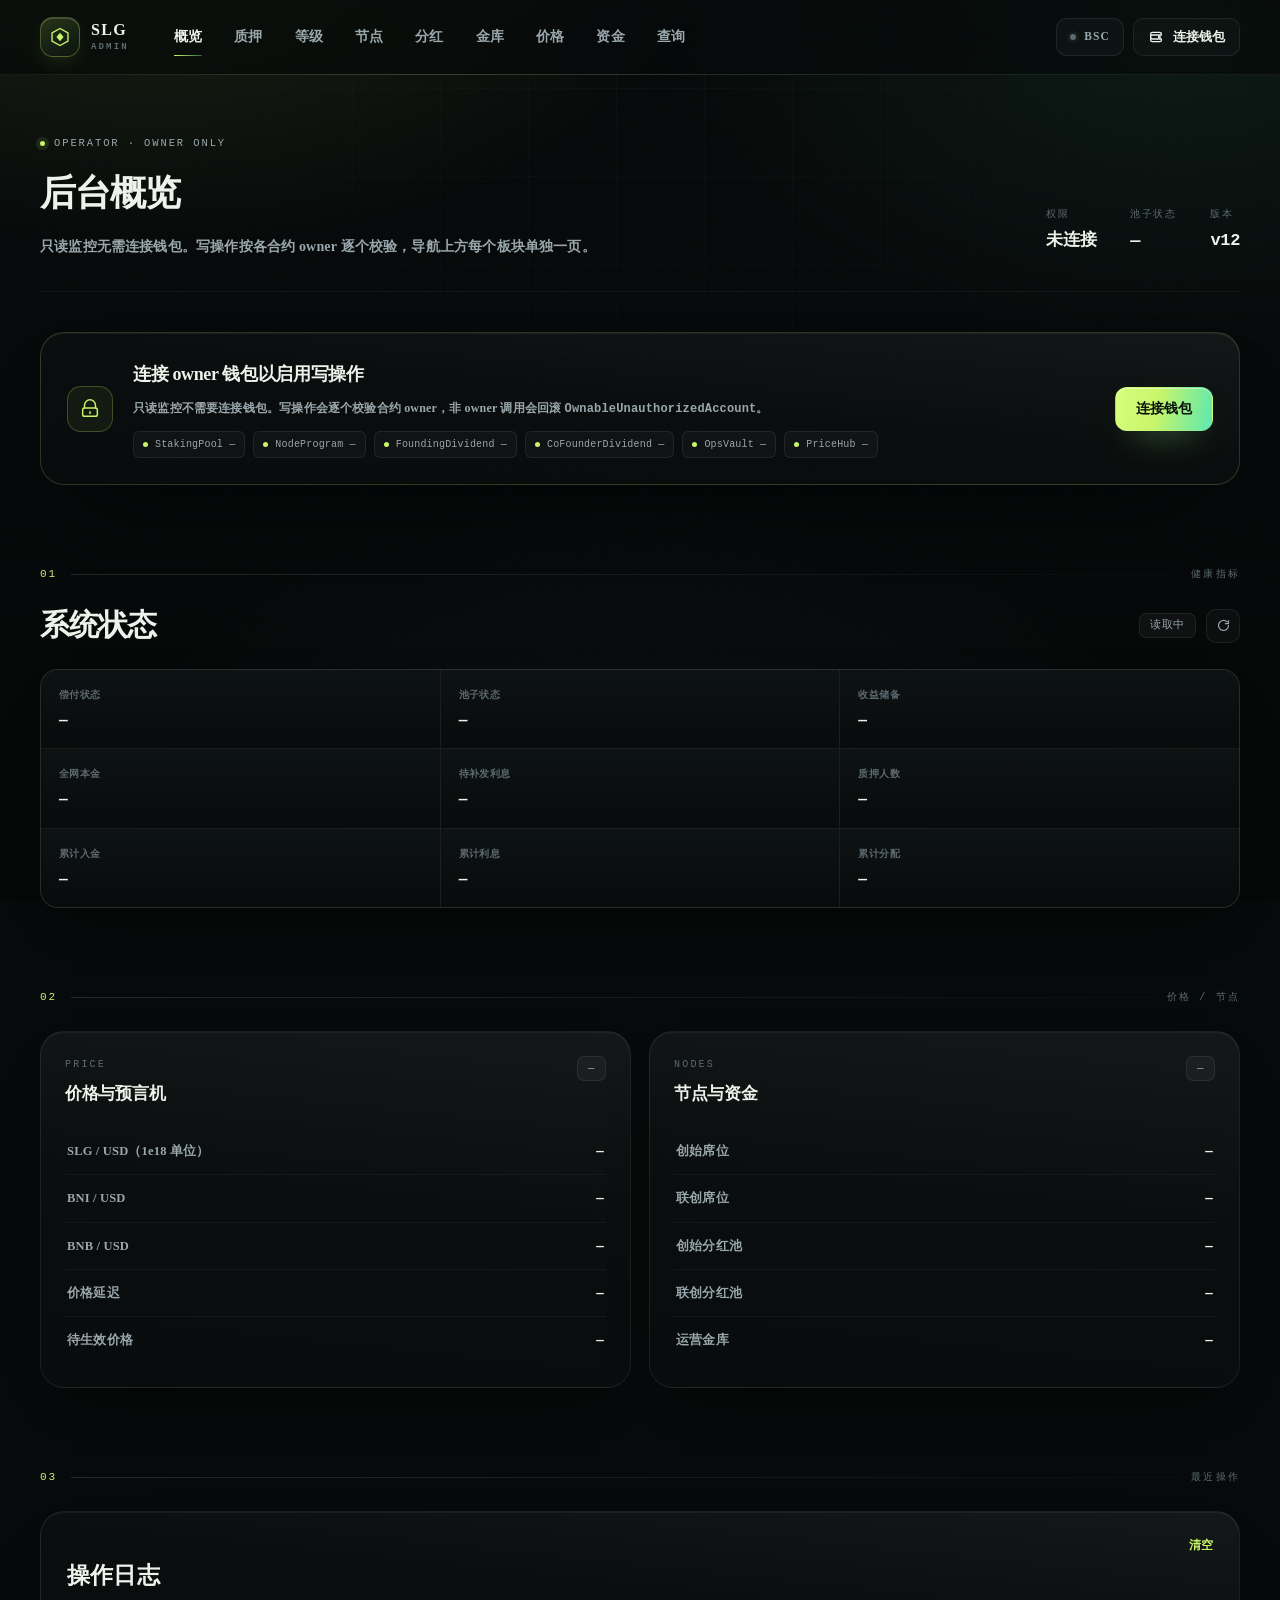
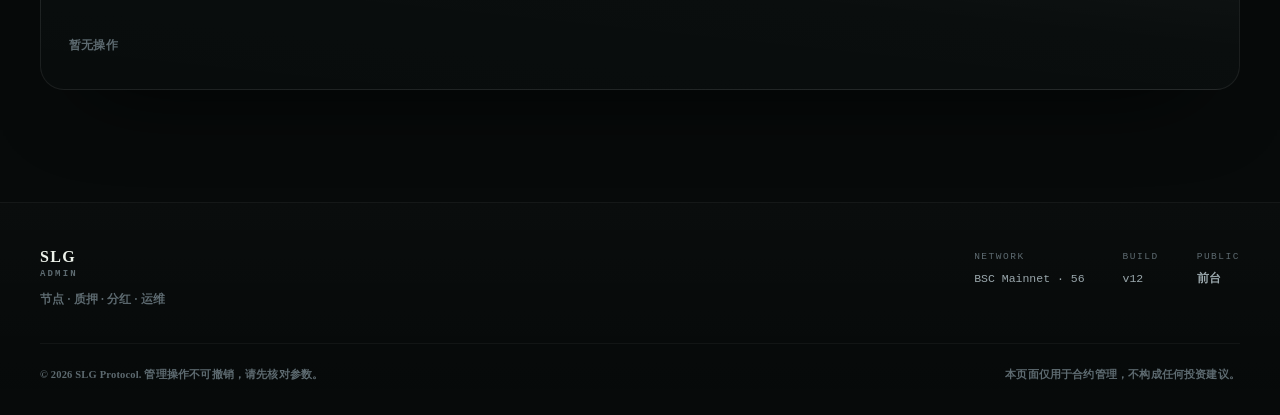
<file: assets/css/index.html>
﻿<!DOCTYPE html>
<html lang="zh-CN" class="no-js">
<head>
<meta charset="UTF-8" />
<meta name="viewport" content="width=device-width, initial-scale=1.0, viewport-fit=cover" />
<meta name="description" content="SLG Protocol 管理后台 · 概览" />
<title>SLG Protocol · 后台概览</title>
<link rel="icon" href="data:image/svg+xml,%3Csvg xmlns='http://www.w3.org/2000/svg' viewBox='0 0 32 32'%3E%3Crect width='32' height='32' rx='8' fill='%23070a0a'/%3E%3Cpath d='M16 5 26 10.7v10.6L16 27 6 21.3V10.7z' fill='none' stroke='%23c9f56a' stroke-width='1.8'/%3E%3Cpath d='M16 12.4 20 16l-4 3.6L12 16z' fill='%23c9f56a'/%3E%3C/svg%3E" />
<meta name="theme-color" content="#070a0a" />
<meta http-equiv="Content-Security-Policy" content="default-src 'self'; script-src 'self'; style-src 'self' 'unsafe-inline'; img-src 'self' data:; font-src 'self'; connect-src https://bsc-dataseed.bnbchain.org https://bsc-dataseed1.bnbchain.org https://bsc-dataseed2.bnbchain.org https://bsc-dataseed3.bnbchain.org https://bsc-dataseed4.bnbchain.org https://bsc-dataseed2.defibit.io https://bsc-dataseed3.defibit.io https://bsc-dataseed4.defibit.io https://bsc.nodereal.io https://bsc-rpc.publicnode.com https://bsc-dataseed-public.bnbchain.org https://bsc-dataseed.nariox.org https://1rpc.io/bnb https://bsc.meowrpc.com https://rpc-bsc.48.club https://bsc.mytokenpocket.vip https://bsc-dataseed.defibit.io https://bsc-dataseed.ninicoin.io https://bsc-mainnet.public.blastapi.io; base-uri 'none'; form-action 'none'; object-src 'none'" />
<link rel="stylesheet" href="admin.css" />
<meta name="robots" content="noindex,nofollow" />
</head>
<body data-page="index">

<div class="atmos" aria-hidden="true"></div>
<div class="grain" aria-hidden="true"></div>

<header class="topbar">
  <div class="wrap topbar-inner">
    <a class="brand" href="index.html" aria-label="SLG Protocol">
      <span class="brand-mark">
        <svg viewBox="0 0 24 24" aria-hidden="true"><path d="M12 2.7 20.7 7.6v8.8L12 21.3 3.3 16.4V7.6z"/><path class="solid" d="M12 7.4 15.9 12 12 16.6 8.1 12z"/></svg>
      </span>
      <span class="brand-text">SLG<em>ADMIN</em></span>
    </a>
    <nav class="nav">
      <a href="index.html" class="is-active">概览</a>
      <a href="params.html">质押</a>
      <a href="levels.html">等级</a>
      <a href="nodes.html">节点</a>
      <a href="dividends.html">分红</a>
      <a href="vault.html">金库</a>
      <a href="oracle.html">价格</a>
      <a href="funds.html">资金</a>
      <a href="lookup.html">查询</a>
    </nav>
    <div class="wallet">
      <span class="chain-pill" id="chainPill" title="当前网络"><i class="dot"></i><span id="chainName">BSC</span></span>
      <button class="btn btn-ghost btn-sm" id="connectBtn" type="button">
        <svg viewBox="0 0 24 24" class="ico" aria-hidden="true"><path d="M4 7.5A2.5 2.5 0 0 1 6.5 5H18a2 2 0 0 1 2 2v2H7a3 3 0 0 0 0 6h13v2a2 2 0 0 1-2 2H6.5A2.5 2.5 0 0 1 4 16.5v-9Z"/><circle cx="17" cy="12" r="1.4"/></svg>
        <span id="connectBtnText">连接钱包</span>
      </button>
    </div>
  </div>
</header>

<main>

  <section class="wrap page-head">
    <div class="page-head-copy">
      <span class="kicker"><i></i>OPERATOR · OWNER ONLY</span>
      <h1>后台概览</h1>
      <p>只读监控无需连接钱包。写操作按各合约 owner 逐个校验，导航上方每个板块单独一页。</p>
    </div>
    <div class="page-head-side">
      <div class="head-metric"><span>权限</span><b id="hpRole">未连接</b></div>
      <div class="head-metric"><span>池子状态</span><b id="hpPoolState">—</b></div>
      <div class="head-metric"><span>版本</span><b id="hpVersion">—</b></div>
    </div>
  </section>

  <section class="wrap section tight" id="gateCard" hidden></section>

  <section class="wrap section tight" id="monitor">
    <div class="section-rule">
      <span class="idx">01</span>
      <span class="line"></span>
      <span class="eyebrow">健康指标</span>
    </div>
    <div class="section-head">
      <div><h2>系统状态</h2></div>
      <div class="head-actions">
        <span class="tag" id="monitorState">读取中</span>
        <button class="icon-btn" id="btnRefresh" type="button" title="刷新" aria-label="刷新">
          <svg viewBox="0 0 24 24" class="ico" aria-hidden="true"><path d="M20 12a8 8 0 1 1-2.3-5.7M20 4v5h-5"/></svg>
        </button>
      </div>
    </div>

    <div class="stat-grid">
      <div class="stat-tile"><span>偿付状态</span><b id="mSolvent">—</b></div>
      <div class="stat-tile"><span>池子状态</span><b id="mPaused">—</b></div>
      <div class="stat-tile"><span>收益储备</span><b id="mReserve">—</b></div>
      <div class="stat-tile"><span>全网本金</span><b id="mPrincipal">—</b></div>
      <div class="stat-tile"><span>待补发利息</span><b id="mUnpaid">—</b></div>
      <div class="stat-tile"><span>质押人数</span><b id="mStakers">—</b></div>
      <div class="stat-tile"><span>累计入金</span><b id="mDeposit">—</b></div>
      <div class="stat-tile"><span>累计利息</span><b id="mReward">—</b></div>
      <div class="stat-tile"><span>累计分配</span><b id="mDist">—</b></div>
    </div>
  </section>

  <section class="wrap section tight">
    <div class="section-rule">
      <span class="idx">02</span>
      <span class="line"></span>
      <span class="eyebrow">价格 / 节点</span>
    </div>

    <div class="admin-cols">
      <div class="card card-flat">
        <div class="panel-head">
          <div><span class="eyebrow">PRICE</span><h3 class="card-title">价格与预言机</h3></div>
          <span class="tag" id="mPriceMode">—</span>
        </div>
        <div class="data-list">
          <div class="data-row"><span>SLG / USD（1e18 单位）</span><b id="mSlg">—</b></div>
          <div class="data-row"><span>BNI / USD</span><b id="mBni">—</b></div>
          <div class="data-row"><span>BNB / USD</span><b id="mBnb">—</b></div>
          <div class="data-row"><span>价格延迟</span><b id="mDelay">—</b></div>
          <div class="data-row"><span>待生效价格</span><b id="mPending">—</b></div>
        </div>
      </div>

      <div class="card card-flat">
        <div class="panel-head">
          <div><span class="eyebrow">NODES</span><h3 class="card-title">节点与资金</h3></div>
          <span class="tag" id="mNodeState">—</span>
        </div>
        <div class="data-list">
          <div class="data-row"><span>创始席位</span><b id="mFoundingSold">—</b></div>
          <div class="data-row"><span>联创席位</span><b id="mCoSold">—</b></div>
          <div class="data-row"><span>创始分红池</span><b id="mFdBalance">—</b></div>
          <div class="data-row"><span>联创分红池</span><b id="mCdBalance">—</b></div>
          <div class="data-row"><span>运营金库</span><b id="mVault">—</b></div>
        </div>
      </div>
    </div>
  </section><section class="wrap section tight">
    <div class="section-rule">
      <span class="idx">03</span>
      <span class="line"></span>
      <span class="eyebrow">最近操作</span>
    </div>
    <div class="card">
      <div class="panel-head">
        <div><h2>操作日志</h2></div>
        <button class="link-btn" id="btnClearLog" type="button">清空</button>
      </div>
      <div class="txlog" id="txLog">
        <div class="txlog-empty">暂无操作</div>
      </div>
    </div>
  </section>

</main>

<footer class="footer">
  <div class="wrap footer-inner">
    <div class="footer-brand">
      <span class="brand-text">SLG<em>ADMIN</em></span>
      <p>节点 · 质押 · 分红 · 运维</p>
    </div>
    <div class="footer-meta">
      <span>Network <b>BSC Mainnet · 56</b></span>
      <span>Build <b id="footerVersion">—</b></span>
      <span>Public <b><a href="../index.html">前台</a></b></span>
    </div>
  </div>
  <div class="wrap footer-bottom">
    <span>© 2026 SLG Protocol. 管理操作不可撤销，请先核对参数。</span>
    <span>本页面仅用于合约管理，不构成任何投资建议。</span>
  </div>
</footer>

<div class="toasts" id="toasts" aria-live="polite" aria-atomic="true"></div>

<script src="ethers.umd.min.js"></script>
<script src="config.js?v=19"></script>
<script src="admin.js?v=19"></script>
</body>
</html>
</file>
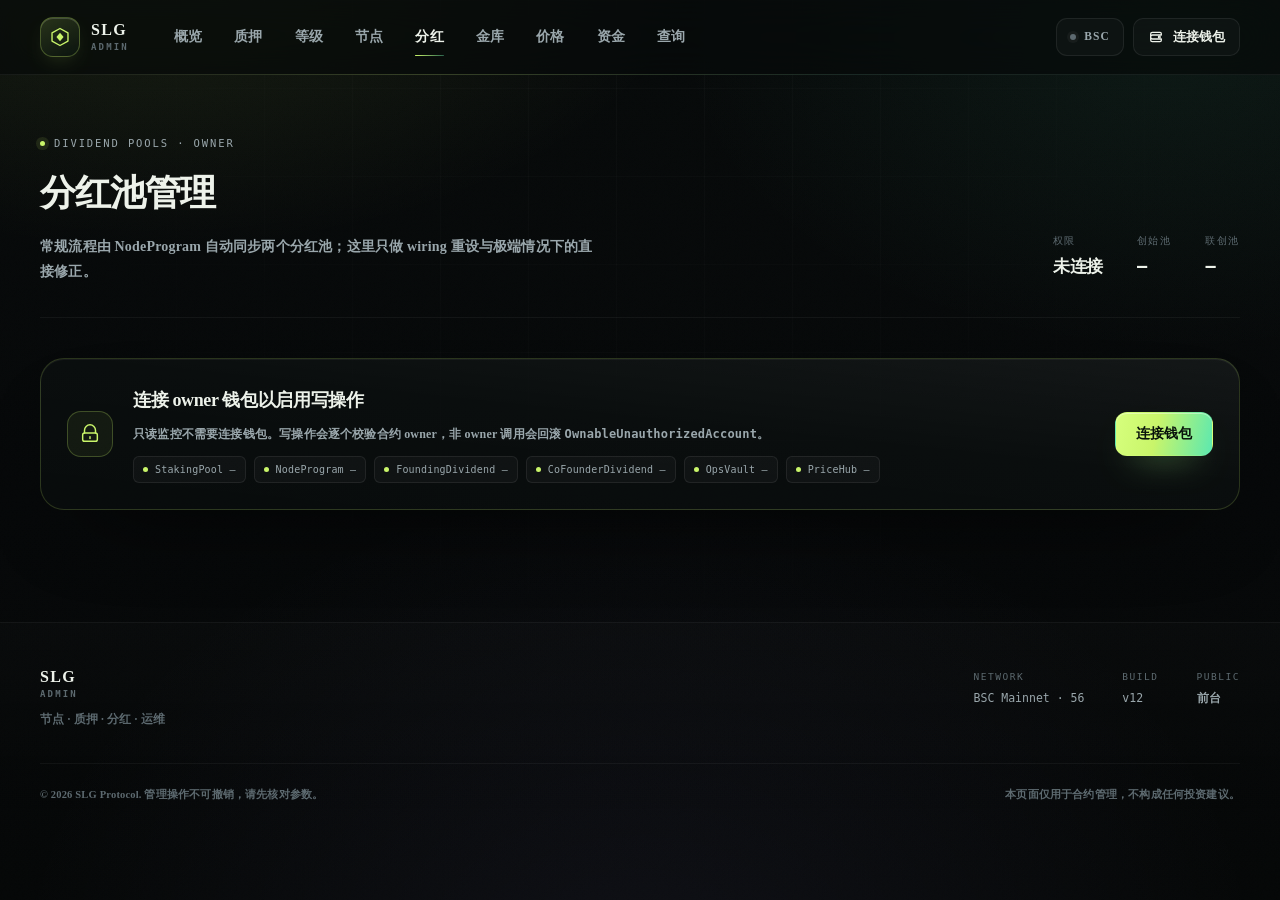
<file: assets/css/dividends.html>
﻿<!DOCTYPE html>
<html lang="zh-CN" class="no-js">
<head>
<meta charset="UTF-8" />
<meta name="viewport" content="width=device-width, initial-scale=1.0, viewport-fit=cover" />
<meta name="description" content="SLG Protocol 管理后台 · 分红池" />
<title>SLG Protocol · 分红池</title>
<link rel="icon" href="data:image/svg+xml,%3Csvg xmlns='http://www.w3.org/2000/svg' viewBox='0 0 32 32'%3E%3Crect width='32' height='32' rx='8' fill='%23070a0a'/%3E%3Cpath d='M16 5 26 10.7v10.6L16 27 6 21.3V10.7z' fill='none' stroke='%23c9f56a' stroke-width='1.8'/%3E%3Cpath d='M16 12.4 20 16l-4 3.6L12 16z' fill='%23c9f56a'/%3E%3C/svg%3E" />
<meta name="theme-color" content="#070a0a" />
<meta http-equiv="Content-Security-Policy" content="default-src 'self'; script-src 'self'; style-src 'self' 'unsafe-inline'; img-src 'self' data:; font-src 'self'; connect-src https://bsc-dataseed.bnbchain.org https://bsc-dataseed1.bnbchain.org https://bsc-dataseed2.bnbchain.org https://bsc-dataseed3.bnbchain.org https://bsc-dataseed4.bnbchain.org https://bsc-dataseed2.defibit.io https://bsc-dataseed3.defibit.io https://bsc-dataseed4.defibit.io https://bsc.nodereal.io https://bsc-rpc.publicnode.com https://bsc-dataseed-public.bnbchain.org https://bsc-dataseed.nariox.org https://1rpc.io/bnb https://bsc.meowrpc.com https://rpc-bsc.48.club https://bsc.mytokenpocket.vip https://bsc-dataseed.defibit.io https://bsc-dataseed.ninicoin.io https://bsc-mainnet.public.blastapi.io; base-uri 'none'; form-action 'none'; object-src 'none'" />
<link rel="stylesheet" href="admin.css" />
<meta name="robots" content="noindex,nofollow" />
</head>
<body data-page="dividends">

<div class="atmos" aria-hidden="true"></div>
<div class="grain" aria-hidden="true"></div>

<header class="topbar">
  <div class="wrap topbar-inner">
    <a class="brand" href="index.html" aria-label="SLG Protocol">
      <span class="brand-mark">
        <svg viewBox="0 0 24 24" aria-hidden="true"><path d="M12 2.7 20.7 7.6v8.8L12 21.3 3.3 16.4V7.6z"/><path class="solid" d="M12 7.4 15.9 12 12 16.6 8.1 12z"/></svg>
      </span>
      <span class="brand-text">SLG<em>ADMIN</em></span>
    </a>
    <nav class="nav">
      <a href="index.html">概览</a>
      <a href="params.html">质押</a>
      <a href="levels.html">等级</a>
      <a href="nodes.html">节点</a>
      <a href="dividends.html" class="is-active">分红</a>
      <a href="vault.html">金库</a>
      <a href="oracle.html">价格</a>
      <a href="funds.html">资金</a>
      <a href="lookup.html">查询</a>
    </nav>
    <div class="wallet">
      <span class="chain-pill" id="chainPill" title="当前网络"><i class="dot"></i><span id="chainName">BSC</span></span>
      <button class="btn btn-ghost btn-sm" id="connectBtn" type="button">
        <svg viewBox="0 0 24 24" class="ico" aria-hidden="true"><path d="M4 7.5A2.5 2.5 0 0 1 6.5 5H18a2 2 0 0 1 2 2v2H7a3 3 0 0 0 0 6h13v2a2 2 0 0 1-2 2H6.5A2.5 2.5 0 0 1 4 16.5v-9Z"/><circle cx="17" cy="12" r="1.4"/></svg>
        <span id="connectBtnText">连接钱包</span>
      </button>
    </div>
  </div>
</header>

<main>

  <section class="wrap page-head">
    <div class="page-head-copy">
      <span class="kicker"><i></i>DIVIDEND POOLS · OWNER</span>
      <h1>分红池管理</h1>
      <p>常规流程由 NodeProgram 自动同步两个分红池；这里只做 wiring 重设与极端情况下的直接修正。</p>
    </div>
    <div class="page-head-side">
      <div class="head-metric"><span>权限</span><b id="hpRole">未连接</b></div>
      <div class="head-metric"><span>创始池</span><b id="divFdNodes">—</b></div>
      <div class="head-metric"><span>联创池</span><b id="divCdNodes">—</b></div>
    </div>
  </section>

  <section class="wrap section tight" id="gateCard" hidden></section>

  <section class="wrap section tight owner-block" data-owner="dividend" hidden>
    <div class="admin-cols three">

      <article class="card">
        <span class="eyebrow">WIRING</span>
        <h3 class="card-title">重设依赖</h3>
        <label class="field">
          <span>目标分红池</span>
          <select id="inDividendTarget">
            <option value="founding">创始分红池</option>
            <option value="cofounder">联创分红池</option>
          </select>
        </label>
        <label class="field"><span>registrar（NodeProgram）</span><input id="inWiringRegistrar" type="text" placeholder="0x… NodeProgram" autocomplete="off" spellcheck="false" /></label>
        <label class="field"><span>stakingPool</span><input id="inWiringPool" type="text" placeholder="0x… StakingPool" autocomplete="off" spellcheck="false" /></label>
        <button class="btn btn-outline btn-block" id="btnSetWiring" type="button" data-action>写入 wiring</button>
        <p class="micro-note">仅在新池部署或迁移时使用，写错会导致分红无法入池。</p>
      </article>

      <article class="card">
        <span class="eyebrow">DIRECT · SET</span>
        <h3 class="card-title">直接修正池内席位</h3>
        <div class="data-list">
          <div class="data-row"><span>创始池余额</span><b id="divFdBalance">—</b></div>
          <div class="data-row"><span>联创池余额</span><b id="divCdBalance">—</b></div>
        </div>
        <label class="field"><span>持有人地址</span><input id="inDivHolder" type="text" placeholder="0x…" autocomplete="off" spellcheck="false" /></label>
        <label class="field"><span>设定数量</span><input id="inDivCount" type="text" inputmode="numeric" placeholder="0" /></label>
        <button class="btn btn-outline btn-block" id="btnDivSetNodes" type="button" data-action>执行设定</button>
        <p class="micro-note">直接改池子会与 NodeProgram 计数脱节，仅在修复时使用。</p>
      </article>

      <article class="card">
        <span class="eyebrow">DIRECT · MOVE</span>
        <h3 class="card-title">直接转移池内席位</h3>
        <label class="field"><span>原地址</span><input id="inDivFrom" type="text" placeholder="0x…" autocomplete="off" spellcheck="false" /></label>
        <label class="field"><span>新地址</span><input id="inDivTo" type="text" placeholder="0x…" autocomplete="off" spellcheck="false" /></label>
        <label class="field"><span>转移数量</span><input id="inDivMoveCount" type="text" inputmode="numeric" placeholder="0" /></label>
        <button class="btn btn-outline btn-block" id="btnDivMoveNodes" type="button" data-action>执行转移</button>
      </article></div>
  </section>

</main>

<footer class="footer">
  <div class="wrap footer-inner">
    <div class="footer-brand">
      <span class="brand-text">SLG<em>ADMIN</em></span>
      <p>节点 · 质押 · 分红 · 运维</p>
    </div>
    <div class="footer-meta">
      <span>Network <b>BSC Mainnet · 56</b></span>
      <span>Build <b id="footerVersion">—</b></span>
      <span>Public <b><a href="../index.html">前台</a></b></span>
    </div>
  </div>
  <div class="wrap footer-bottom">
    <span>© 2026 SLG Protocol. 管理操作不可撤销，请先核对参数。</span>
    <span>本页面仅用于合约管理，不构成任何投资建议。</span>
  </div>
</footer>

<div class="toasts" id="toasts" aria-live="polite" aria-atomic="true"></div>

<script src="ethers.umd.min.js"></script>
<script src="config.js?v=19"></script>
<script src="admin.js?v=19"></script>
</body>
</html>
</file>
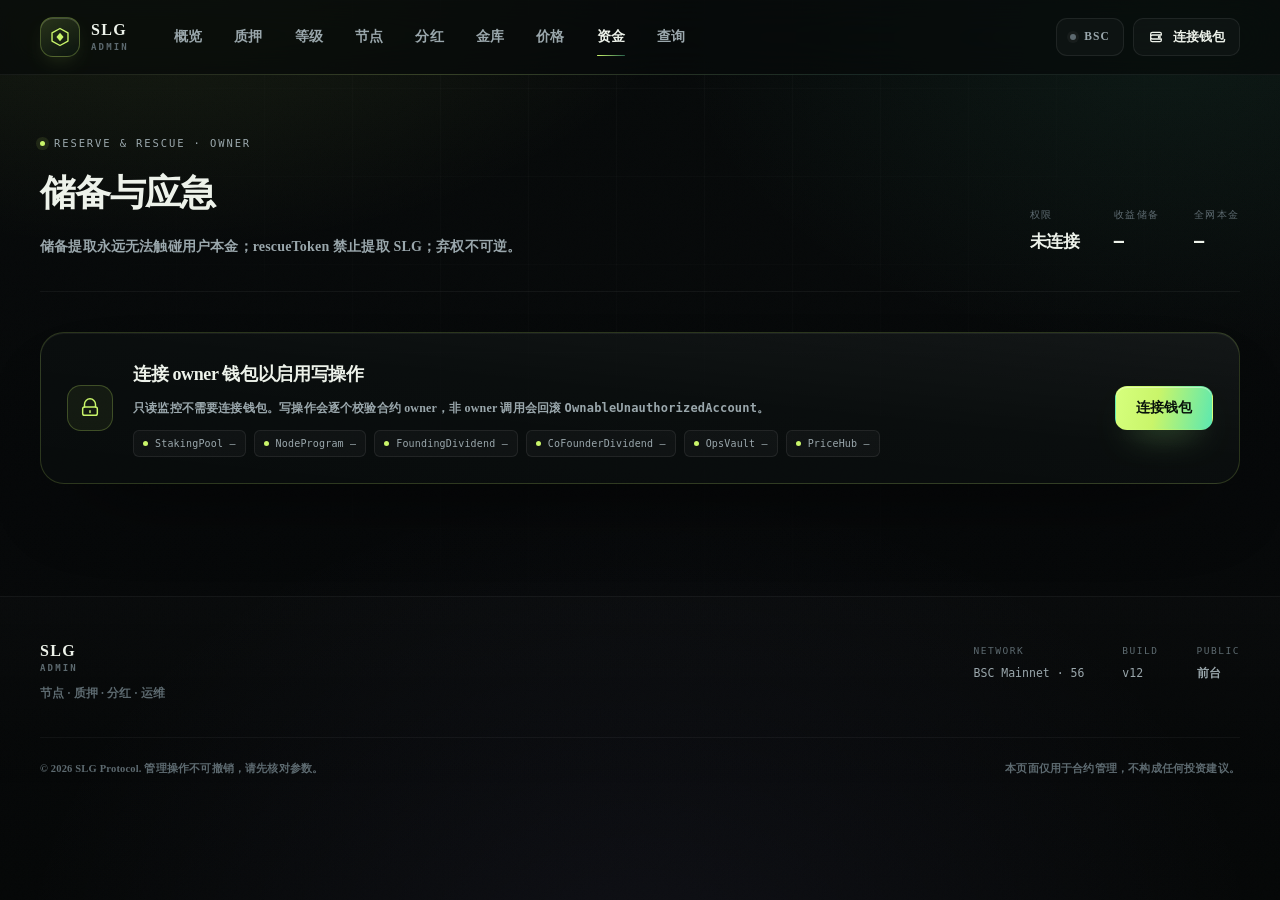
<file: assets/css/funds.html>
﻿<!DOCTYPE html>
<html lang="zh-CN" class="no-js">
<head>
<meta charset="UTF-8" />
<meta name="viewport" content="width=device-width, initial-scale=1.0, viewport-fit=cover" />
<meta name="description" content="SLG Protocol 管理后台 · 储备与应急" />
<title>SLG Protocol · 储备与应急</title>
<link rel="icon" href="data:image/svg+xml,%3Csvg xmlns='http://www.w3.org/2000/svg' viewBox='0 0 32 32'%3E%3Crect width='32' height='32' rx='8' fill='%23070a0a'/%3E%3Cpath d='M16 5 26 10.7v10.6L16 27 6 21.3V10.7z' fill='none' stroke='%23c9f56a' stroke-width='1.8'/%3E%3Cpath d='M16 12.4 20 16l-4 3.6L12 16z' fill='%23c9f56a'/%3E%3C/svg%3E" />
<meta name="theme-color" content="#070a0a" />
<meta http-equiv="Content-Security-Policy" content="default-src 'self'; script-src 'self'; style-src 'self' 'unsafe-inline'; img-src 'self' data:; font-src 'self'; connect-src https://bsc-dataseed.bnbchain.org https://bsc-dataseed1.bnbchain.org https://bsc-dataseed2.bnbchain.org https://bsc-dataseed3.bnbchain.org https://bsc-dataseed4.bnbchain.org https://bsc-dataseed2.defibit.io https://bsc-dataseed3.defibit.io https://bsc-dataseed4.defibit.io https://bsc.nodereal.io https://bsc-rpc.publicnode.com https://bsc-dataseed-public.bnbchain.org https://bsc-dataseed.nariox.org https://1rpc.io/bnb https://bsc.meowrpc.com https://rpc-bsc.48.club https://bsc.mytokenpocket.vip https://bsc-dataseed.defibit.io https://bsc-dataseed.ninicoin.io https://bsc-mainnet.public.blastapi.io; base-uri 'none'; form-action 'none'; object-src 'none'" />
<link rel="stylesheet" href="admin.css" />
<meta name="robots" content="noindex,nofollow" />
</head>
<body data-page="funds">

<div class="atmos" aria-hidden="true"></div>
<div class="grain" aria-hidden="true"></div>

<header class="topbar">
  <div class="wrap topbar-inner">
    <a class="brand" href="index.html" aria-label="SLG Protocol">
      <span class="brand-mark">
        <svg viewBox="0 0 24 24" aria-hidden="true"><path d="M12 2.7 20.7 7.6v8.8L12 21.3 3.3 16.4V7.6z"/><path class="solid" d="M12 7.4 15.9 12 12 16.6 8.1 12z"/></svg>
      </span>
      <span class="brand-text">SLG<em>ADMIN</em></span>
    </a>
    <nav class="nav">
      <a href="index.html">概览</a>
      <a href="params.html">质押</a>
      <a href="levels.html">等级</a>
      <a href="nodes.html">节点</a>
      <a href="dividends.html">分红</a>
      <a href="vault.html">金库</a>
      <a href="oracle.html">价格</a>
      <a href="funds.html" class="is-active">资金</a>
      <a href="lookup.html">查询</a>
    </nav>
    <div class="wallet">
      <span class="chain-pill" id="chainPill" title="当前网络"><i class="dot"></i><span id="chainName">BSC</span></span>
      <button class="btn btn-ghost btn-sm" id="connectBtn" type="button">
        <svg viewBox="0 0 24 24" class="ico" aria-hidden="true"><path d="M4 7.5A2.5 2.5 0 0 1 6.5 5H18a2 2 0 0 1 2 2v2H7a3 3 0 0 0 0 6h13v2a2 2 0 0 1-2 2H6.5A2.5 2.5 0 0 1 4 16.5v-9Z"/><circle cx="17" cy="12" r="1.4"/></svg>
        <span id="connectBtnText">连接钱包</span>
      </button>
    </div>
  </div>
</header>

<main>

  <section class="wrap page-head">
    <div class="page-head-copy">
      <span class="kicker"><i></i>RESERVE &amp; RESCUE · OWNER</span>
      <h1>储备与应急</h1>
      <p>储备提取永远无法触碰用户本金；rescueToken 禁止提取 SLG；弃权不可逆。</p>
    </div>
    <div class="page-head-side">
      <div class="head-metric"><span>权限</span><b id="hpRole">未连接</b></div>
      <div class="head-metric"><span>收益储备</span><b id="fundsReserve">—</b></div>
      <div class="head-metric"><span>全网本金</span><b id="fundsPrincipal">—</b></div>
    </div>
  </section>

  <section class="wrap section tight" id="gateCard" hidden></section>

  <section class="wrap section tight owner-block" data-owner="pool" hidden>
    <div class="admin-cols">

      <article class="card">
        <span class="eyebrow">RESERVE</span>
        <h3 class="card-title">提取收益储备</h3>
        <label class="field"><span>提取数量（SLG）</span><input id="inReserveAmount" type="text" inputmode="decimal" placeholder="0.0" /></label>
        <div class="quick-row">
          <button class="btn btn-mini btn-ghost" type="button" data-quick="reserve">全部储备</button>
        </div>
        <button class="btn btn-outline btn-block" id="btnWithdrawReserve" type="button" data-action>提取储备</button>
        <p class="micro-note">上限为 yieldReserveSLG，提取后池子仍满足 余额 ≥ 本金 + 储备。</p>
      </article>

      <article class="card">
        <span class="eyebrow">BUYBACK</span>
        <h3 class="card-title">触发池内 WBNB 回购</h3>
        <div class="data-list">
          <div class="data-row"><span>质押池 WBNB</span><b id="adminBbWbnb">—</b></div>
          <div class="data-row"><span>节点合约 WBNB</span><b id="adminBbNodeWbnb">—</b></div>
          <div class="data-row"><span>预计换得 SLG</span><b id="adminBbQuote">—</b></div>
          <div class="data-row"><span>收益储备</span><b id="adminBbReserve">—</b></div>
        </div>
        <button class="btn btn-outline btn-block" id="btnBuybackAdmin" type="button" data-action>触发回购</button>
        <button class="btn btn-soft btn-block" id="btnSweepNodeWbnb" type="button" data-action>归集节点合约 WBNB 到质押池</button>
        <p class="micro-note">回购调用 StakingPool.buybackWbnb(0)，只动用质押池自身的 WBNB。节点合约内误转的 WBNB 需先归集（rescueToken → 质押池）才能参与回购。</p>
      </article>

      <article class="card">
        <span class="eyebrow">MIGRATE</span>
        <h3 class="card-title">迁移储备到新池</h3>
        <label class="field"><span>新 StakingPool 地址</span><input id="inMigrateTo" type="text" placeholder="0x…" autocomplete="off" spellcheck="false" /></label>
        <label class="field"><span>迁移数量（SLG）</span><input id="inMigrateAmount" type="text" inputmode="decimal" placeholder="0.0" /></label>
        <button class="btn btn-outline btn-block" id="btnMigrate" type="button" data-action>执行迁移</button>
        <p class="micro-note">会拒绝迁移到当前池自身。</p>
      </article>

      <article class="card">
        <span class="eyebrow">RESCUE TOKEN</span>
        <h3 class="card-title">提取误转代币</h3>
        <label class="field">
          <span>目标合约</span>
          <select id="inRescueTarget">
            <option value="pool">StakingPool</option>
            <option value="node">NodeProgram</option>
            <option value="founding">FoundingDividend</option>
            <option value="cofounder">CoFounderDividend</option>
          </select>
        </label>
        <label class="field"><span>代币地址（禁止 SLG）</span><input id="inRescueToken" type="text" placeholder="0x… token" autocomplete="off" spellcheck="false" /></label>
        <label class="field"><span>收款地址</span><input id="inRescueTo" type="text" placeholder="0x…" autocomplete="off" spellcheck="false" /></label>
        <label class="field"><span>数量（最小单位）</span><input id="inRescueAmount" type="text" inputmode="numeric" placeholder="0" /></label>
        <button class="btn btn-outline btn-block" id="btnRescueToken" type="button" data-action>提取代币</button>
      </article>

      <article class="card">
        <span class="eyebrow">RESCUE BNB</span>
        <h3 class="card-title">提取误转 BNB</h3>
        <label class="field"><span>收款地址</span><input id="inRescueBnbTo" type="text" placeholder="0x…" autocomplete="off" spellcheck="false" /></label>
        <label class="field"><span>数量（BNB）</span><input id="inRescueBnb" type="text" inputmode="decimal" placeholder="0.0" /></label>
        <button class="btn btn-outline btn-block" id="btnRescueEth" type="button" data-action>提取 BNB</button>
        <p class="micro-note">仅 NodeProgram 支持；销售流程不会在合约内留存 BNB，余额均为误转。</p>
      </article>

    </div>

    <div class="card danger-card" style="margin-top:18px">
      <div>
        <span class="eyebrow">IRREVERSIBLE</span>
        <h3 class="card-title">弃权 renounceOwnership</h3>
        <p class="micro-note">
          弃权后永久失去改参数、暂停、提取储备与 rescueToken 的能力（PriceHub v11 无管理员，无需弃权）。
          前置条件：质押池未暂停、节点未暂停销售、分红池已 wiring；金库弃权不影响成员领取。
        </p>
      </div>
      <div class="danger-actions">
        <select id="inRenounceTarget">
          <option value="pool">StakingPool</option>
          <option value="node">NodeProgram</option>
          <option value="founding">FoundingDividend</option>
          <option value="cofounder">CoFounderDividend</option>
          <option value="vault">OpsVault</option>
        </select>
        <label class="field"><span>输入 RENOUNCE 确认</span><input id="inRenounceConfirm" type="text" placeholder="RENOUNCE" autocomplete="off" spellcheck="false" /></label>
        <button class="btn btn-ghost danger" id="btnRenounce" type="button" data-action>执行弃权</button>
      </div>
    </div>
  </section>

</main>

<footer class="footer">
  <div class="wrap footer-inner">
    <div class="footer-brand">
      <span class="brand-text">SLG<em>ADMIN</em></span>
      <p>节点 · 质押 · 分红 · 运维</p>
    </div>
    <div class="footer-meta">
      <span>Network <b>BSC Mainnet · 56</b></span>
      <span>Build <b id="footerVersion">—</b></span>
      <span>Public <b><a href="../index.html">前台</a></b></span>
    </div>
  </div>
  <div class="wrap footer-bottom">
    <span>© 2026 SLG Protocol. 管理操作不可撤销，请先核对参数。</span>
    <span>本页面仅用于合约管理，不构成任何投资建议。</span>
  </div>
</footer>

<div class="toasts" id="toasts" aria-live="polite" aria-atomic="true"></div>

<script src="ethers.umd.min.js"></script>
<script src="config.js?v=19"></script>
<script src="admin.js?v=19"></script>
</body>
</html>
</file>
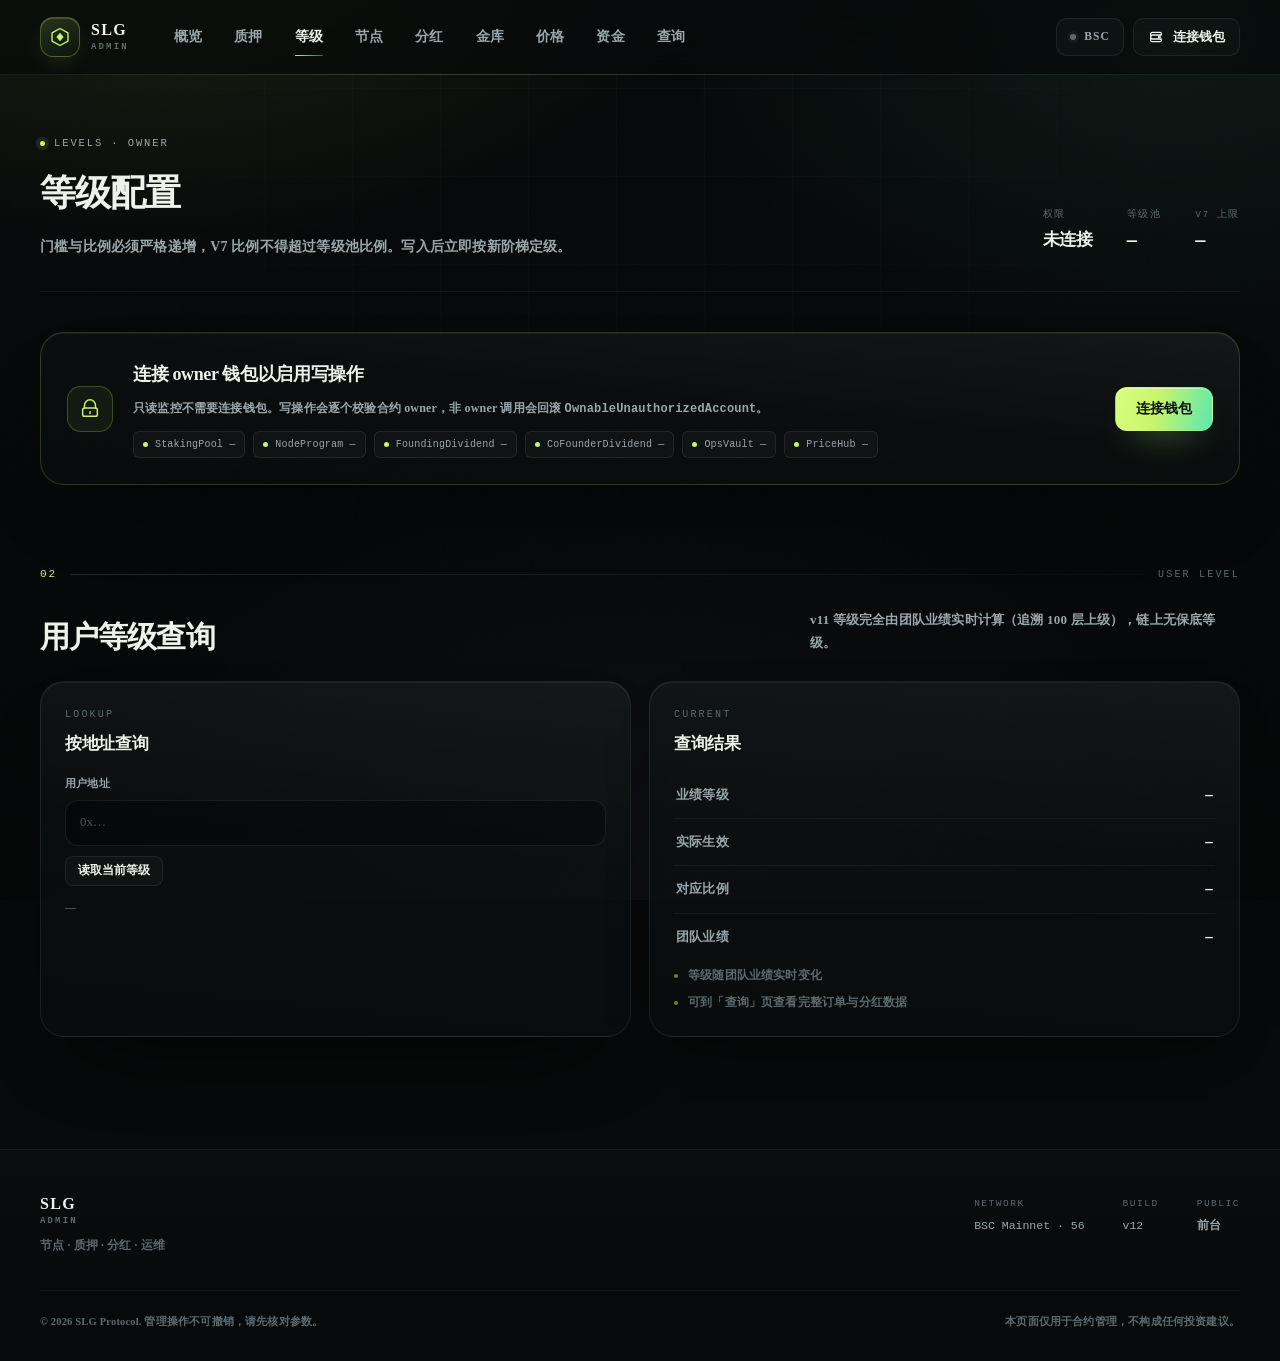
<file: assets/css/levels.html>
﻿<!DOCTYPE html>
<html lang="zh-CN" class="no-js">
<head>
<meta charset="UTF-8" />
<meta name="viewport" content="width=device-width, initial-scale=1.0, viewport-fit=cover" />
<meta name="description" content="SLG Protocol 管理后台 · 等级配置" />
<title>SLG Protocol · 等级配置</title>
<link rel="icon" href="data:image/svg+xml,%3Csvg xmlns='http://www.w3.org/2000/svg' viewBox='0 0 32 32'%3E%3Crect width='32' height='32' rx='8' fill='%23070a0a'/%3E%3Cpath d='M16 5 26 10.7v10.6L16 27 6 21.3V10.7z' fill='none' stroke='%23c9f56a' stroke-width='1.8'/%3E%3Cpath d='M16 12.4 20 16l-4 3.6L12 16z' fill='%23c9f56a'/%3E%3C/svg%3E" />
<meta name="theme-color" content="#070a0a" />
<meta http-equiv="Content-Security-Policy" content="default-src 'self'; script-src 'self'; style-src 'self' 'unsafe-inline'; img-src 'self' data:; font-src 'self'; connect-src https://bsc-dataseed.bnbchain.org https://bsc-dataseed1.bnbchain.org https://bsc-dataseed2.bnbchain.org https://bsc-dataseed3.bnbchain.org https://bsc-dataseed4.bnbchain.org https://bsc-dataseed2.defibit.io https://bsc-dataseed3.defibit.io https://bsc-dataseed4.defibit.io https://bsc.nodereal.io https://bsc-rpc.publicnode.com https://bsc-dataseed-public.bnbchain.org https://bsc-dataseed.nariox.org https://1rpc.io/bnb https://bsc.meowrpc.com https://rpc-bsc.48.club https://bsc.mytokenpocket.vip https://bsc-dataseed.defibit.io https://bsc-dataseed.ninicoin.io https://bsc-mainnet.public.blastapi.io; base-uri 'none'; form-action 'none'; object-src 'none'" />
<link rel="stylesheet" href="admin.css" />
<meta name="robots" content="noindex,nofollow" />
</head>
<body data-page="levels">

<div class="atmos" aria-hidden="true"></div>
<div class="grain" aria-hidden="true"></div>

<header class="topbar">
  <div class="wrap topbar-inner">
    <a class="brand" href="index.html" aria-label="SLG Protocol">
      <span class="brand-mark">
        <svg viewBox="0 0 24 24" aria-hidden="true"><path d="M12 2.7 20.7 7.6v8.8L12 21.3 3.3 16.4V7.6z"/><path class="solid" d="M12 7.4 15.9 12 12 16.6 8.1 12z"/></svg>
      </span>
      <span class="brand-text">SLG<em>ADMIN</em></span>
    </a>
    <nav class="nav">
      <a href="index.html">概览</a>
      <a href="params.html">质押</a>
      <a href="levels.html" class="is-active">等级</a>
      <a href="nodes.html">节点</a>
      <a href="dividends.html">分红</a>
      <a href="vault.html">金库</a>
      <a href="oracle.html">价格</a>
      <a href="funds.html">资金</a>
      <a href="lookup.html">查询</a>
    </nav>
    <div class="wallet">
      <span class="chain-pill" id="chainPill" title="当前网络"><i class="dot"></i><span id="chainName">BSC</span></span>
      <button class="btn btn-ghost btn-sm" id="connectBtn" type="button">
        <svg viewBox="0 0 24 24" class="ico" aria-hidden="true"><path d="M4 7.5A2.5 2.5 0 0 1 6.5 5H18a2 2 0 0 1 2 2v2H7a3 3 0 0 0 0 6h13v2a2 2 0 0 1-2 2H6.5A2.5 2.5 0 0 1 4 16.5v-9Z"/><circle cx="17" cy="12" r="1.4"/></svg>
        <span id="connectBtnText">连接钱包</span>
      </button>
    </div>
  </div>
</header>

<main>

  <section class="wrap page-head">
    <div class="page-head-copy">
      <span class="kicker"><i></i>LEVELS · OWNER</span>
      <h1>等级配置</h1>
      <p>门槛与比例必须严格递增，V7 比例不得超过等级池比例。写入后立即按新阶梯定级。</p>
    </div>
    <div class="page-head-side">
      <div class="head-metric"><span>权限</span><b id="hpRole">未连接</b></div>
      <div class="head-metric"><span>等级池</span><b id="lvPoolLevel">—</b></div>
      <div class="head-metric"><span>V7 上限</span><b id="lvV7">—</b></div>
    </div>
  </section>

  <section class="wrap section tight" id="gateCard" hidden></section>

  <section class="wrap section tight owner-block" data-owner="pool" hidden>
    <div class="admin-cols wide-left">

      <article class="card">
        <div class="panel-head">
          <div><span class="eyebrow">TIERS</span><h3 class="card-title">V1 — V7</h3></div>
          <span class="tag" id="levelState">—</span>
        </div>
        <div class="level-form" id="levelForm"></div>
        <div class="quick-row">
          <button class="btn btn-mini btn-ghost" type="button" data-preset="prod">正式阶梯</button>
          <button class="btn btn-mini btn-ghost" type="button" data-preset="test">测试阶梯</button>
          <span class="micro-note" id="levelHint">—</span>
        </div>
        <button class="btn btn-primary btn-block" id="btnSetLevels" type="button" data-action>写入等级配置</button>
      </article>

      <aside class="card card-flat">
        <span class="eyebrow">RULES</span>
        <h3 class="card-title">校验规则</h3>
        <ul class="rule-list">
          <li>V1 门槛必须大于 0</li>
          <li>门槛逐级严格递增</li>
          <li>比例逐级严格递增，每级 ≤ 100%</li>
          <li>V7 比例 ≤ 等级池比例</li>
          <li>写入失败会回滚 InvalidParams</li>
        </ul>
        <div class="data-list">
          <div class="data-row"><span>当前等级池</span><b id="lvPoolBps">—</b></div>
          <div class="data-row"><span>当前 V7</span><b id="lvV7Rate">—</b></div>
          <div class="data-row"><span>追溯深度</span><b>100 层</b></div>
        </div>
      </aside>

    </div>
  </section>

    <section class="wrap section tight">
      <div class="section-rule">
        <span class="idx">02</span>
        <span class="line"></span>
        <span class="eyebrow">USER LEVEL</span>
      </div>
      <div class="section-head">
        <div><h2>用户等级查询</h2></div>
        <p>v11 等级完全由团队业绩实时计算（追溯 100 层上级），链上无保底等级。</p>
      </div>

      <div class="admin-cols">
        <article class="card">
          <span class="eyebrow">LOOKUP</span>
          <h3 class="card-title">按地址查询</h3>
          <label class="field"><span>用户地址</span><input id="inLevelUser" type="text" placeholder="0x…" autocomplete="off" spellcheck="false" /></label>
          <div class="quick-row">
            <button class="btn btn-mini btn-ghost" id="btnReadUserLevel" type="button">读取当前等级</button>
          </div>
          <p class="micro-note" id="levelUserHint">—</p>
        </article>

        <article class="card card-flat">
          <span class="eyebrow">CURRENT</span>
          <h3 class="card-title">查询结果</h3>
          <div class="data-list">
            <div class="data-row"><span>业绩等级</span><b id="lvUserVolume">—</b></div>
            <div class="data-row"><span>实际生效</span><b id="lvUserEffective">—</b></div>
            <div class="data-row"><span>对应比例</span><b id="lvUserRate">—</b></div>
            <div class="data-row"><span>团队业绩</span><b id="lvUserTeam">—</b></div>
          </div>
          <ul class="rule-list">
            <li>等级随团队业绩实时变化</li>
            <li>可到「查询」页查看完整订单与分红数据</li>
          </ul>
        </article>
      </div>
    </section>

</main>

<footer class="footer">
  <div class="wrap footer-inner">
    <div class="footer-brand">
      <span class="brand-text">SLG<em>ADMIN</em></span>
      <p>节点 · 质押 · 分红 · 运维</p>
    </div>
    <div class="footer-meta">
      <span>Network <b>BSC Mainnet · 56</b></span>
      <span>Build <b id="footerVersion">—</b></span>
      <span>Public <b><a href="../index.html">前台</a></b></span>
    </div>
  </div>
  <div class="wrap footer-bottom">
    <span>© 2026 SLG Protocol. 管理操作不可撤销，请先核对参数。</span>
    <span>本页面仅用于合约管理，不构成任何投资建议。</span>
  </div>
</footer>

<div class="toasts" id="toasts" aria-live="polite" aria-atomic="true"></div>

<script src="ethers.umd.min.js"></script>
<script src="config.js?v=19"></script>
<script src="admin.js?v=19"></script>
</body>
</html>
</file>
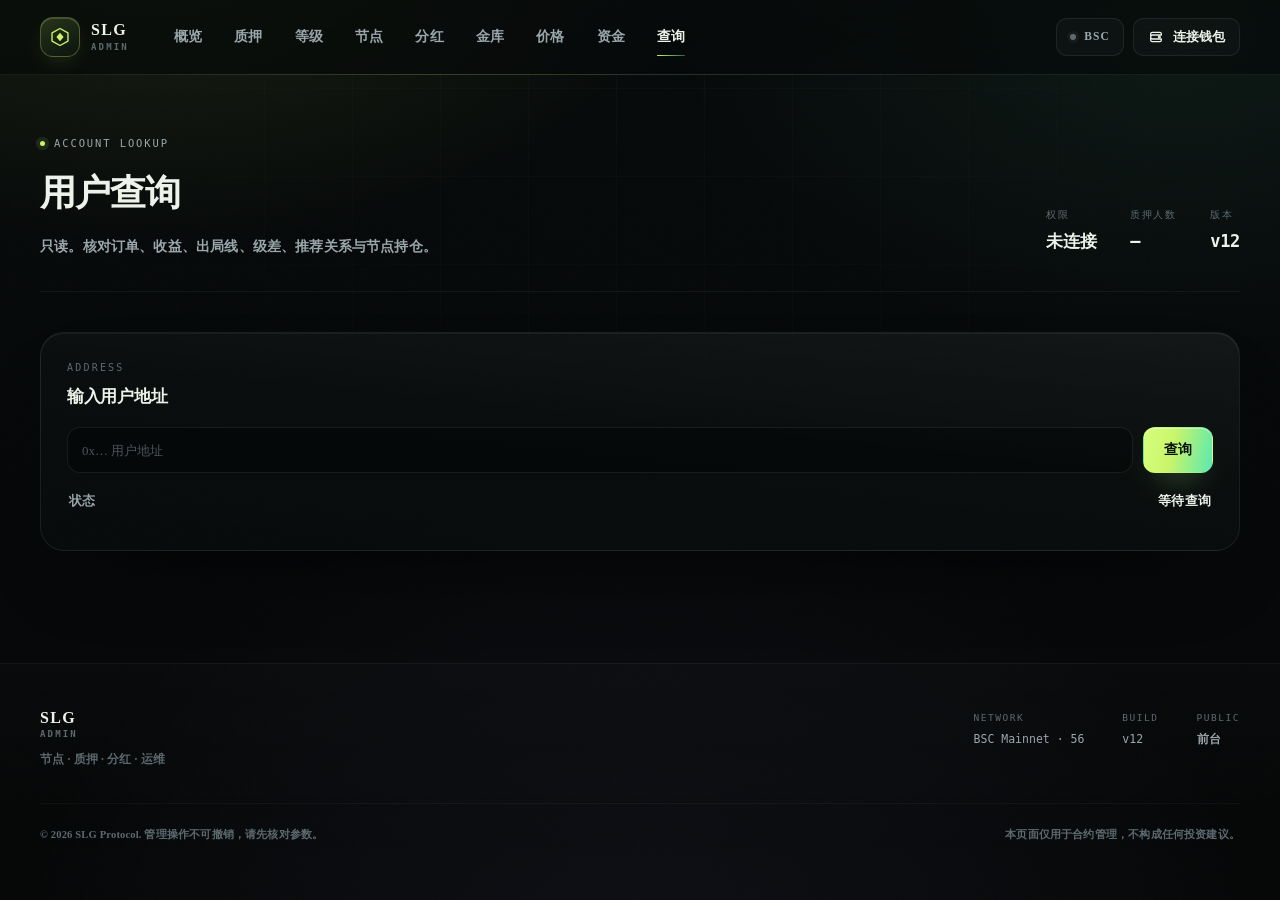
<file: assets/css/lookup.html>
﻿<!DOCTYPE html>
<html lang="zh-CN" class="no-js">
<head>
<meta charset="UTF-8" />
<meta name="viewport" content="width=device-width, initial-scale=1.0, viewport-fit=cover" />
<meta name="description" content="SLG Protocol 管理后台 · 用户查询" />
<title>SLG Protocol · 用户查询</title>
<link rel="icon" href="data:image/svg+xml,%3Csvg xmlns='http://www.w3.org/2000/svg' viewBox='0 0 32 32'%3E%3Crect width='32' height='32' rx='8' fill='%23070a0a'/%3E%3Cpath d='M16 5 26 10.7v10.6L16 27 6 21.3V10.7z' fill='none' stroke='%23c9f56a' stroke-width='1.8'/%3E%3Cpath d='M16 12.4 20 16l-4 3.6L12 16z' fill='%23c9f56a'/%3E%3C/svg%3E" />
<meta name="theme-color" content="#070a0a" />
<meta http-equiv="Content-Security-Policy" content="default-src 'self'; script-src 'self'; style-src 'self' 'unsafe-inline'; img-src 'self' data:; font-src 'self'; connect-src https://bsc-dataseed.bnbchain.org https://bsc-dataseed1.bnbchain.org https://bsc-dataseed2.bnbchain.org https://bsc-dataseed3.bnbchain.org https://bsc-dataseed4.bnbchain.org https://bsc-dataseed2.defibit.io https://bsc-dataseed3.defibit.io https://bsc-dataseed4.defibit.io https://bsc.nodereal.io https://bsc-rpc.publicnode.com https://bsc-dataseed-public.bnbchain.org https://bsc-dataseed.nariox.org https://1rpc.io/bnb https://bsc.meowrpc.com https://rpc-bsc.48.club https://bsc.mytokenpocket.vip https://bsc-dataseed.defibit.io https://bsc-dataseed.ninicoin.io https://bsc-mainnet.public.blastapi.io; base-uri 'none'; form-action 'none'; object-src 'none'" />
<link rel="stylesheet" href="admin.css" />
<meta name="robots" content="noindex,nofollow" />
</head>
<body data-page="lookup">

<div class="atmos" aria-hidden="true"></div>
<div class="grain" aria-hidden="true"></div>

<header class="topbar">
  <div class="wrap topbar-inner">
    <a class="brand" href="index.html" aria-label="SLG Protocol">
      <span class="brand-mark">
        <svg viewBox="0 0 24 24" aria-hidden="true"><path d="M12 2.7 20.7 7.6v8.8L12 21.3 3.3 16.4V7.6z"/><path class="solid" d="M12 7.4 15.9 12 12 16.6 8.1 12z"/></svg>
      </span>
      <span class="brand-text">SLG<em>ADMIN</em></span>
    </a>
    <nav class="nav">
      <a href="index.html">概览</a>
      <a href="params.html">质押</a>
      <a href="levels.html">等级</a>
      <a href="nodes.html">节点</a>
      <a href="dividends.html">分红</a>
      <a href="vault.html">金库</a>
      <a href="oracle.html">价格</a>
      <a href="funds.html">资金</a>
      <a href="lookup.html" class="is-active">查询</a>
    </nav>
    <div class="wallet">
      <span class="chain-pill" id="chainPill" title="当前网络"><i class="dot"></i><span id="chainName">BSC</span></span>
      <button class="btn btn-ghost btn-sm" id="connectBtn" type="button">
        <svg viewBox="0 0 24 24" class="ico" aria-hidden="true"><path d="M4 7.5A2.5 2.5 0 0 1 6.5 5H18a2 2 0 0 1 2 2v2H7a3 3 0 0 0 0 6h13v2a2 2 0 0 1-2 2H6.5A2.5 2.5 0 0 1 4 16.5v-9Z"/><circle cx="17" cy="12" r="1.4"/></svg>
        <span id="connectBtnText">连接钱包</span>
      </button>
    </div>
  </div>
</header>

<main>

  <section class="wrap page-head">
    <div class="page-head-copy">
      <span class="kicker"><i></i>ACCOUNT LOOKUP</span>
      <h1>用户查询</h1>
      <p>只读。核对订单、收益、出局线、级差、推荐关系与节点持仓。</p>
    </div>
    <div class="page-head-side">
      <div class="head-metric"><span>权限</span><b id="hpRole">未连接</b></div>
      <div class="head-metric"><span>质押人数</span><b id="lookupStakers">—</b></div>
      <div class="head-metric"><span>版本</span><b id="hpVersion">—</b></div>
    </div>
  </section>

  <section class="wrap section tight">
    <div class="card">
      <div class="panel-head">
        <div><span class="eyebrow">ADDRESS</span><h3 class="card-title">输入用户地址</h3></div>
      </div>
      <div class="inline-row">
        <input id="inLookup" type="text" placeholder="0x… 用户地址" autocomplete="off" spellcheck="false" />
        <button class="btn btn-primary" id="btnLookup" type="button">查询</button>
      </div>
      <div class="data-list" id="lookupResult">
        <div class="data-row"><span>状态</span><b>等待查询</b></div>
      </div>
    </div>
  </section></main>

<footer class="footer">
  <div class="wrap footer-inner">
    <div class="footer-brand">
      <span class="brand-text">SLG<em>ADMIN</em></span>
      <p>节点 · 质押 · 分红 · 运维</p>
    </div>
    <div class="footer-meta">
      <span>Network <b>BSC Mainnet · 56</b></span>
      <span>Build <b id="footerVersion">—</b></span>
      <span>Public <b><a href="../index.html">前台</a></b></span>
    </div>
  </div>
  <div class="wrap footer-bottom">
    <span>© 2026 SLG Protocol. 管理操作不可撤销，请先核对参数。</span>
    <span>本页面仅用于合约管理，不构成任何投资建议。</span>
  </div>
</footer>

<div class="toasts" id="toasts" aria-live="polite" aria-atomic="true"></div>

<script src="ethers.umd.min.js"></script>
<script src="config.js?v=19"></script>
<script src="admin.js?v=19"></script>
</body>
</html>
</file>
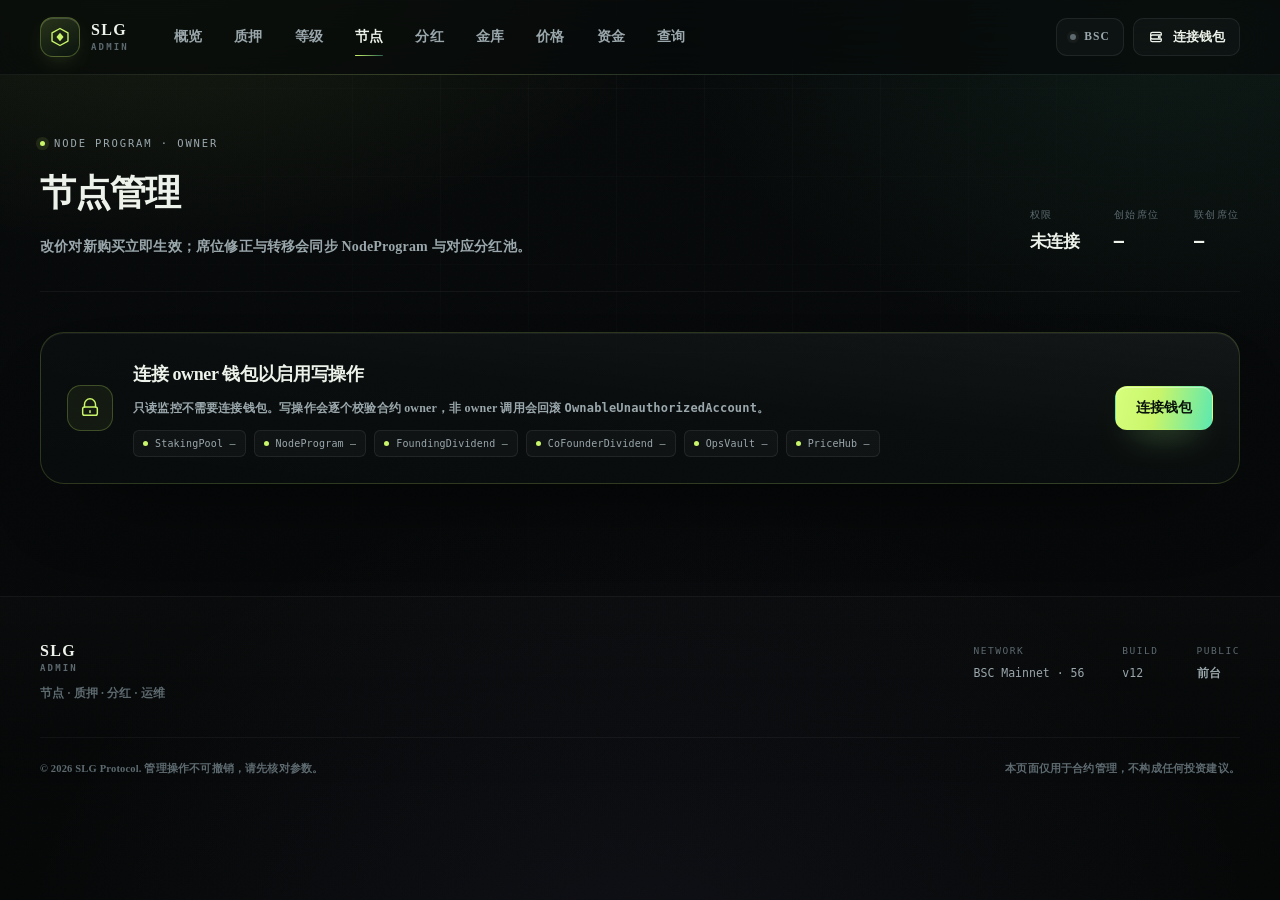
<file: assets/css/nodes.html>
﻿<!DOCTYPE html>
<html lang="zh-CN" class="no-js">
<head>
<meta charset="UTF-8" />
<meta name="viewport" content="width=device-width, initial-scale=1.0, viewport-fit=cover" />
<meta name="description" content="SLG Protocol 管理后台 · 节点管理" />
<title>SLG Protocol · 节点管理</title>
<link rel="icon" href="data:image/svg+xml,%3Csvg xmlns='http://www.w3.org/2000/svg' viewBox='0 0 32 32'%3E%3Crect width='32' height='32' rx='8' fill='%23070a0a'/%3E%3Cpath d='M16 5 26 10.7v10.6L16 27 6 21.3V10.7z' fill='none' stroke='%23c9f56a' stroke-width='1.8'/%3E%3Cpath d='M16 12.4 20 16l-4 3.6L12 16z' fill='%23c9f56a'/%3E%3C/svg%3E" />
<meta name="theme-color" content="#070a0a" />
<meta http-equiv="Content-Security-Policy" content="default-src 'self'; script-src 'self'; style-src 'self' 'unsafe-inline'; img-src 'self' data:; font-src 'self'; connect-src https://bsc-dataseed.bnbchain.org https://bsc-dataseed1.bnbchain.org https://bsc-dataseed2.bnbchain.org https://bsc-dataseed3.bnbchain.org https://bsc-dataseed4.bnbchain.org https://bsc-dataseed2.defibit.io https://bsc-dataseed3.defibit.io https://bsc-dataseed4.defibit.io https://bsc.nodereal.io https://bsc-rpc.publicnode.com https://bsc-dataseed-public.bnbchain.org https://bsc-dataseed.nariox.org https://1rpc.io/bnb https://bsc.meowrpc.com https://rpc-bsc.48.club https://bsc.mytokenpocket.vip https://bsc-dataseed.defibit.io https://bsc-dataseed.ninicoin.io https://bsc-mainnet.public.blastapi.io; base-uri 'none'; form-action 'none'; object-src 'none'" />
<link rel="stylesheet" href="admin.css" />
<meta name="robots" content="noindex,nofollow" />
</head>
<body data-page="nodes">

<div class="atmos" aria-hidden="true"></div>
<div class="grain" aria-hidden="true"></div>

<header class="topbar">
  <div class="wrap topbar-inner">
    <a class="brand" href="index.html" aria-label="SLG Protocol">
      <span class="brand-mark">
        <svg viewBox="0 0 24 24" aria-hidden="true"><path d="M12 2.7 20.7 7.6v8.8L12 21.3 3.3 16.4V7.6z"/><path class="solid" d="M12 7.4 15.9 12 12 16.6 8.1 12z"/></svg>
      </span>
      <span class="brand-text">SLG<em>ADMIN</em></span>
    </a>
    <nav class="nav">
      <a href="index.html">概览</a>
      <a href="params.html">质押</a>
      <a href="levels.html">等级</a>
      <a href="nodes.html" class="is-active">节点</a>
      <a href="dividends.html">分红</a>
      <a href="vault.html">金库</a>
      <a href="oracle.html">价格</a>
      <a href="funds.html">资金</a>
      <a href="lookup.html">查询</a>
    </nav>
    <div class="wallet">
      <span class="chain-pill" id="chainPill" title="当前网络"><i class="dot"></i><span id="chainName">BSC</span></span>
      <button class="btn btn-ghost btn-sm" id="connectBtn" type="button">
        <svg viewBox="0 0 24 24" class="ico" aria-hidden="true"><path d="M4 7.5A2.5 2.5 0 0 1 6.5 5H18a2 2 0 0 1 2 2v2H7a3 3 0 0 0 0 6h13v2a2 2 0 0 1-2 2H6.5A2.5 2.5 0 0 1 4 16.5v-9Z"/><circle cx="17" cy="12" r="1.4"/></svg>
        <span id="connectBtnText">连接钱包</span>
      </button>
    </div>
  </div>
</header>

<main>

  <section class="wrap page-head">
    <div class="page-head-copy">
      <span class="kicker"><i></i>NODE PROGRAM · OWNER</span>
      <h1>节点管理</h1>
      <p>改价对新购买立即生效；席位修正与转移会同步 NodeProgram 与对应分红池。</p>
    </div>
    <div class="page-head-side">
      <div class="head-metric"><span>权限</span><b id="hpRole">未连接</b></div>
      <div class="head-metric"><span>创始席位</span><b id="nodeFoundingSold">—</b></div>
      <div class="head-metric"><span>联创席位</span><b id="nodeCoSold">—</b></div>
    </div>
  </section>

  <section class="wrap section tight" id="gateCard" hidden></section>

  <section class="wrap section tight owner-block" data-owner="node" hidden>
    <div class="admin-cols">

      <article class="card">
        <span class="eyebrow">PRICE</span>
        <h3 class="card-title">节点单价（BNB）</h3>
        <div class="form-grid two">
          <label class="field"><span>创始节点</span><input id="inFoundingPrice" type="text" inputmode="decimal" placeholder="0.00002" /></label>
          <label class="field"><span>联创节点</span><input id="inCoFounderPrice" type="text" inputmode="decimal" placeholder="0.00001" /></label>
        </div>
        <button class="btn btn-outline btn-block" id="btnSetPrices" type="button" data-action>写入价格</button>
        <p class="micro-note">价格必须大于 0，已售席位不受影响。</p>
      </article>

      <article class="card">
        <span class="eyebrow">SALES</span>
        <h3 class="card-title">销售开关</h3>
        <div class="data-list">
          <div class="data-row"><span>当前状态</span><b id="nodeState">—</b></div>
          <div class="data-row"><span>剩余席位</span><b id="nodeRemaining">—</b></div>
          <div class="data-row"><span>节点滑点</span><b id="nodeSlippage">—</b></div>
        </div>
        <div class="admin-actions">
          <button class="btn btn-soft" id="btnPauseSales" type="button" data-action>暂停销售</button>
          <button class="btn btn-ghost" id="btnResumeSales" type="button" data-action>恢复销售</button>
        </div>
        <div class="divider-row"></div>
        <label class="field"><span>maxSlippageBps（≤ 2000）</span><input id="inNodeSlippage" type="text" inputmode="numeric" placeholder="1900" /></label>
        <button class="btn btn-outline btn-block" id="btnSetNodeSlippage" type="button" data-action>写入滑点</button>
      </article>

      <article class="card">
        <span class="eyebrow">SEATS · SET</span>
        <h3 class="card-title">强制设定席位</h3>
        <label class="field">
          <span>节点类型</span>
          <select id="inNodeType">
            <option value="founding">创始节点（33）</option>
            <option value="cofounder">联创节点（99）</option>
          </select>
        </label>
        <label class="field"><span>持有人地址</span><input id="inNodeHolder" type="text" placeholder="0x…" autocomplete="off" spellcheck="false" /></label>
        <label class="field"><span>设定数量</span><input id="inNodeCount" type="text" inputmode="numeric" placeholder="0" /></label>
        <button class="btn btn-outline btn-block" id="btnAdminSetNodes" type="button" data-action>执行设定</button>
        <p class="micro-note">用于纠正数量；原地址已累计分红会转为 bonus 保留。</p>
      </article>

      <article class="card">
        <span class="eyebrow">SEATS · MOVE</span>
        <h3 class="card-title">转移席位</h3>
        <label class="field"><span>原地址</span><input id="inNodeFrom" type="text" placeholder="0x…" autocomplete="off" spellcheck="false" /></label>
        <label class="field"><span>新地址</span><input id="inNodeTo" type="text" placeholder="0x…" autocomplete="off" spellcheck="false" /></label>
        <label class="field"><span>转移数量</span><input id="inNodeMoveCount" type="text" inputmode="numeric" placeholder="0" /></label>
        <button class="btn btn-outline btn-block" id="btnAdminMoveNodes" type="button" data-action>执行转移</button>
        <p class="micro-note">转移会带上未领取分红，原地址清零；数量不得超过持有量。</p>
      </article>

    </div>
  </section>

</main>

<footer class="footer">
  <div class="wrap footer-inner">
    <div class="footer-brand">
      <span class="brand-text">SLG<em>ADMIN</em></span>
      <p>节点 · 质押 · 分红 · 运维</p>
    </div>
    <div class="footer-meta">
      <span>Network <b>BSC Mainnet · 56</b></span>
      <span>Build <b id="footerVersion">—</b></span>
      <span>Public <b><a href="../index.html">前台</a></b></span>
    </div>
  </div>
  <div class="wrap footer-bottom">
    <span>© 2026 SLG Protocol. 管理操作不可撤销，请先核对参数。</span>
    <span>本页面仅用于合约管理，不构成任何投资建议。</span>
  </div>
</footer>

<div class="toasts" id="toasts" aria-live="polite" aria-atomic="true"></div>

<script src="ethers.umd.min.js"></script>
<script src="config.js?v=19"></script>
<script src="admin.js?v=19"></script>
</body>
</html>
</file>
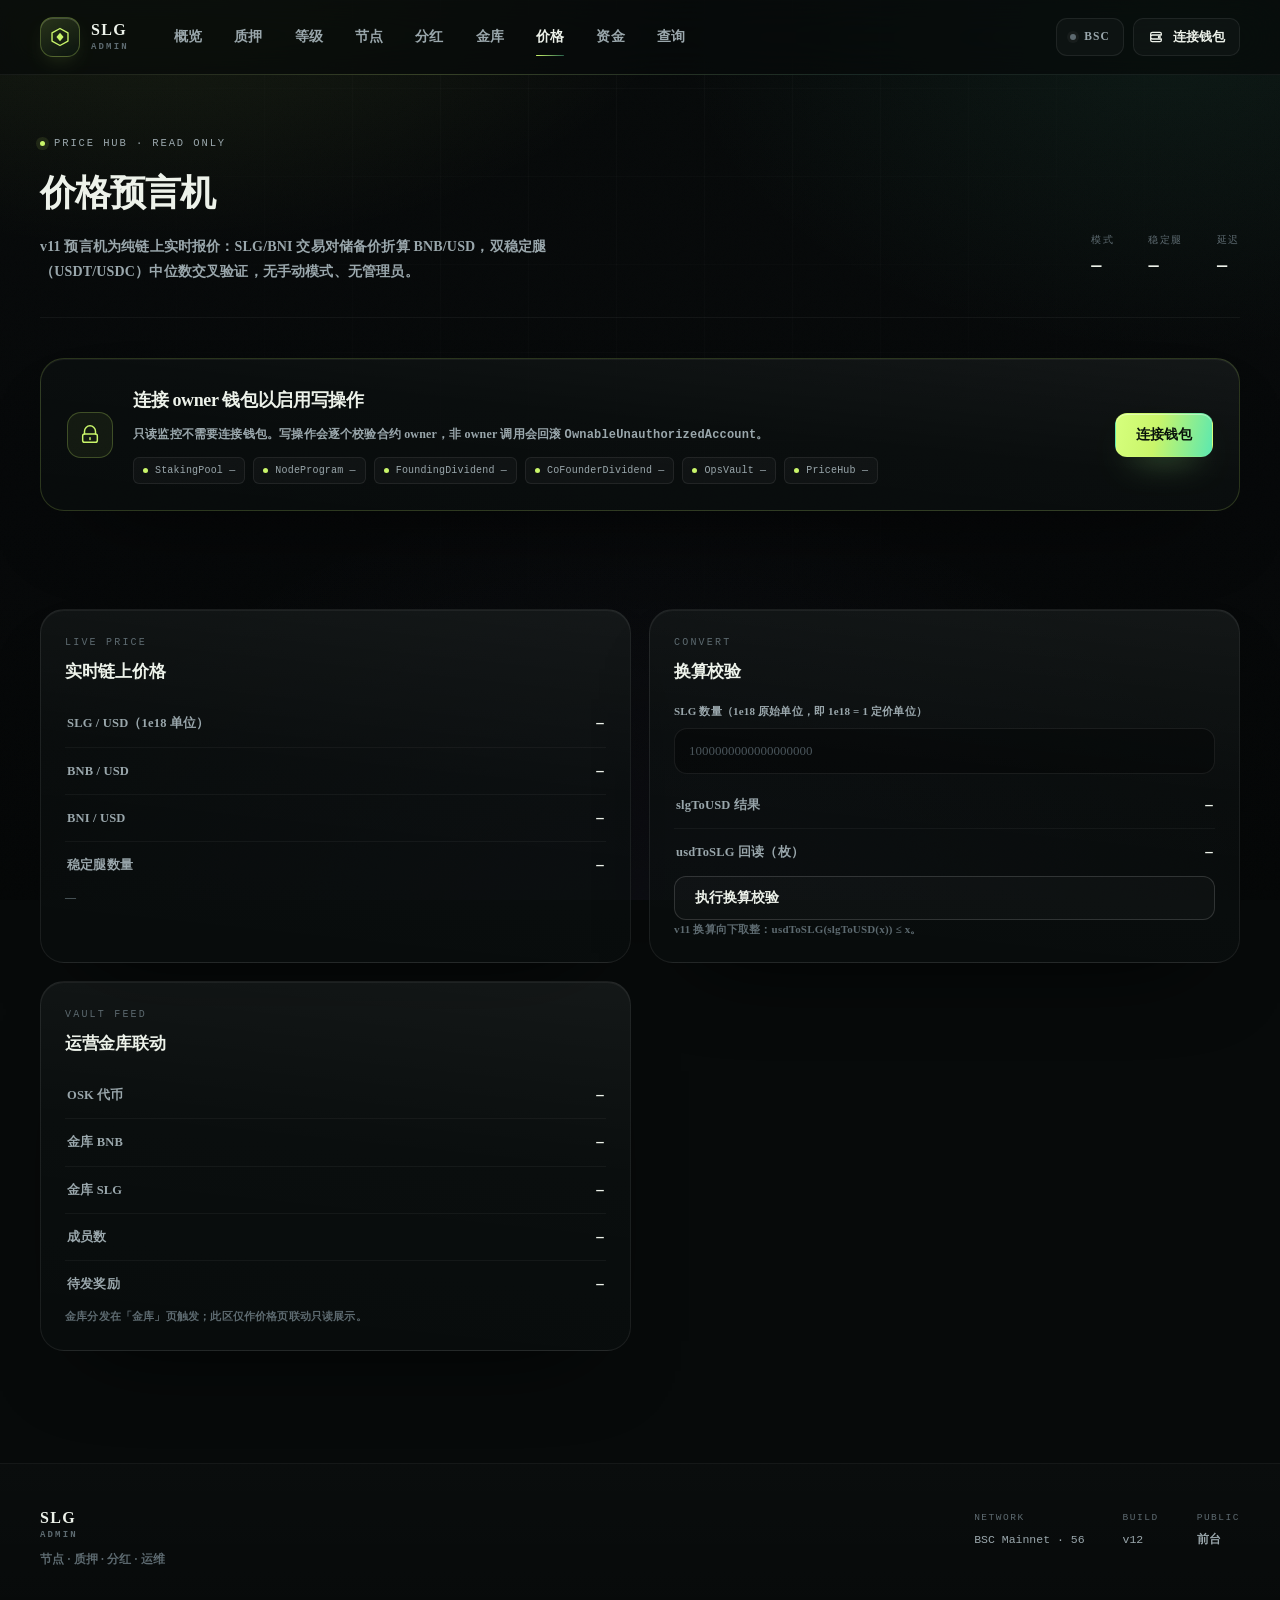
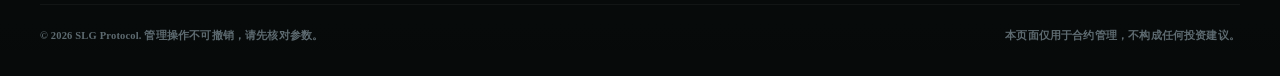
<file: assets/css/oracle.html>
﻿<!DOCTYPE html>
<html lang="zh-CN" class="no-js">
<head>
<meta charset="UTF-8" />
<meta name="viewport" content="width=device-width, initial-scale=1.0, viewport-fit=cover" />
<meta name="description" content="SLG Protocol 管理后台 · 价格预言机" />
<title>SLG Protocol · 价格预言机</title>
<link rel="icon" href="data:image/svg+xml,%3Csvg xmlns='http://www.w3.org/2000/svg' viewBox='0 0 32 32'%3E%3Crect width='32' height='32' rx='8' fill='%23070a0a'/%3E%3Cpath d='M16 5 26 10.7v10.6L16 27 6 21.3V10.7z' fill='none' stroke='%23c9f56a' stroke-width='1.8'/%3E%3Cpath d='M16 12.4 20 16l-4 3.6L12 16z' fill='%23c9f56a'/%3E%3C/svg%3E" />
<meta name="theme-color" content="#070a0a" />
<meta http-equiv="Content-Security-Policy" content="default-src 'self'; script-src 'self'; style-src 'self' 'unsafe-inline'; img-src 'self' data:; font-src 'self'; connect-src https://bsc-dataseed.bnbchain.org https://bsc-dataseed1.bnbchain.org https://bsc-dataseed2.bnbchain.org https://bsc-dataseed3.bnbchain.org https://bsc-dataseed4.bnbchain.org https://bsc-dataseed2.defibit.io https://bsc-dataseed3.defibit.io https://bsc-dataseed4.defibit.io https://bsc.nodereal.io https://bsc-rpc.publicnode.com https://bsc-dataseed-public.bnbchain.org https://bsc-dataseed.nariox.org https://1rpc.io/bnb https://bsc.meowrpc.com https://rpc-bsc.48.club https://bsc.mytokenpocket.vip https://bsc-dataseed.defibit.io https://bsc-dataseed.ninicoin.io https://bsc-mainnet.public.blastapi.io; base-uri 'none'; form-action 'none'; object-src 'none'" />
<link rel="stylesheet" href="admin.css" />
<meta name="robots" content="noindex,nofollow" />
</head>
<body data-page="oracle">

<div class="atmos" aria-hidden="true"></div>
<div class="grain" aria-hidden="true"></div>

<header class="topbar">
  <div class="wrap topbar-inner">
    <a class="brand" href="index.html" aria-label="SLG Protocol">
      <span class="brand-mark">
        <svg viewBox="0 0 24 24" aria-hidden="true"><path d="M12 2.7 20.7 7.6v8.8L12 21.3 3.3 16.4V7.6z"/><path class="solid" d="M12 7.4 15.9 12 12 16.6 8.1 12z"/></svg>
      </span>
      <span class="brand-text">SLG<em>ADMIN</em></span>
    </a>
    <nav class="nav">
      <a href="index.html">概览</a>
      <a href="params.html">质押</a>
      <a href="levels.html">等级</a>
      <a href="nodes.html">节点</a>
      <a href="dividends.html">分红</a>
      <a href="vault.html">金库</a>
      <a href="oracle.html" class="is-active">价格</a>
      <a href="funds.html">资金</a>
      <a href="lookup.html">查询</a>
    </nav>
    <div class="wallet">
      <span class="chain-pill" id="chainPill" title="当前网络"><i class="dot"></i><span id="chainName">BSC</span></span>
      <button class="btn btn-ghost btn-sm" id="connectBtn" type="button">
        <svg viewBox="0 0 24 24" class="ico" aria-hidden="true"><path d="M4 7.5A2.5 2.5 0 0 1 6.5 5H18a2 2 0 0 1 2 2v2H7a3 3 0 0 0 0 6h13v2a2 2 0 0 1-2 2H6.5A2.5 2.5 0 0 1 4 16.5v-9Z"/><circle cx="17" cy="12" r="1.4"/></svg>
        <span id="connectBtnText">连接钱包</span>
      </button>
    </div>
  </div>
</header>

<main>

  <section class="wrap page-head">
    <div class="page-head-copy">
      <span class="kicker"><i></i>PRICE HUB · READ ONLY</span>
      <h1>价格预言机</h1>
      <p>v11 预言机为纯链上实时报价：SLG/BNI 交易对储备价折算 BNB/USD，双稳定腿（USDT/USDC）中位数交叉验证，无手动模式、无管理员。</p>
    </div>
    <div class="page-head-side">
      <div class="head-metric"><span>模式</span><b id="oracleMode">—</b></div>
      <div class="head-metric"><span>稳定腿</span><b id="oracleStableCount">—</b></div>
      <div class="head-metric"><span>延迟</span><b id="oracleDelay">—</b></div>
    </div>
  </section>

  <section class="wrap section tight" id="gateCard" hidden></section>

  <section class="wrap section tight">
    <div class="admin-cols">

      <article class="card">
        <span class="eyebrow">LIVE PRICE</span>
        <h3 class="card-title">实时链上价格</h3>
        <div class="data-list">
          <div class="data-row"><span>SLG / USD（1e18 单位）</span><b id="oracleSlg">—</b></div>
          <div class="data-row"><span>BNB / USD</span><b id="oracleBnb">—</b></div>
          <div class="data-row"><span>BNI / USD</span><b id="oracleBni">—</b></div>
          <div class="data-row"><span>稳定腿数量</span><b id="oracleStableCount2">—</b></div>
        </div>
        <p class="micro-note" id="oracleHint">—</p>
      </article>

      <article class="card">
        <span class="eyebrow">CONVERT</span>
        <h3 class="card-title">换算校验</h3>
        <label class="field"><span>SLG 数量（1e18 原始单位，即 1e18 = 1 定价单位）</span><input id="inConvertSlg" type="text" inputmode="decimal" placeholder="1000000000000000000" /></label>
        <div class="data-list" style="margin-top:10px">
          <div class="data-row"><span>slgToUSD 结果</span><b id="oracleToUsd">—</b></div>
          <div class="data-row"><span>usdToSLG 回读（枚）</span><b id="oracleToSlg">—</b></div>
        </div>
        <button class="btn btn-outline btn-block" id="btnConvert" type="button">执行换算校验</button>
        <p class="micro-note">v11 换算向下取整：usdToSLG(slgToUSD(x)) ≤ x。</p>
      </article>

      <article class="card">
        <span class="eyebrow">VAULT FEED</span>
        <h3 class="card-title">运营金库联动</h3>
        <div class="data-list">
          <div class="data-row"><span>OSK 代币</span><b id="oracleOskVault" class="mono">—</b></div>
          <div class="data-row"><span>金库 BNB</span><b id="oracleVaultBnb">—</b></div>
          <div class="data-row"><span>金库 SLG</span><b id="oracleVaultSlg">—</b></div>
          <div class="data-row"><span>成员数</span><b id="oracleVaultMembers">—</b></div>
          <div class="data-row"><span>待发奖励</span><b id="oracleVaultPending">—</b></div>
        </div>
        <p class="micro-note">金库分发在「金库」页触发；此区仅作价格页联动只读展示。</p>
      </article>

    </div>
  </section>

</main>

<footer class="footer">
  <div class="wrap footer-inner">
    <div class="footer-brand">
      <span class="brand-text">SLG<em>ADMIN</em></span>
      <p>节点 · 质押 · 分红 · 运维</p>
    </div>
    <div class="footer-meta">
      <span>Network <b>BSC Mainnet · 56</b></span>
      <span>Build <b id="footerVersion">—</b></span>
      <span>Public <b><a href="../index.html">前台</a></b></span>
    </div>
  </div>
  <div class="wrap footer-bottom">
    <span>© 2026 SLG Protocol. 管理操作不可撤销，请先核对参数。</span>
    <span>本页面仅用于合约管理，不构成任何投资建议。</span>
  </div>
</footer>

<div class="toasts" id="toasts" aria-live="polite" aria-atomic="true"></div>

<script src="ethers.umd.min.js"></script>
<script src="config.js?v=19"></script>
<script src="admin.js?v=19"></script>
</body>
</html>
</file>
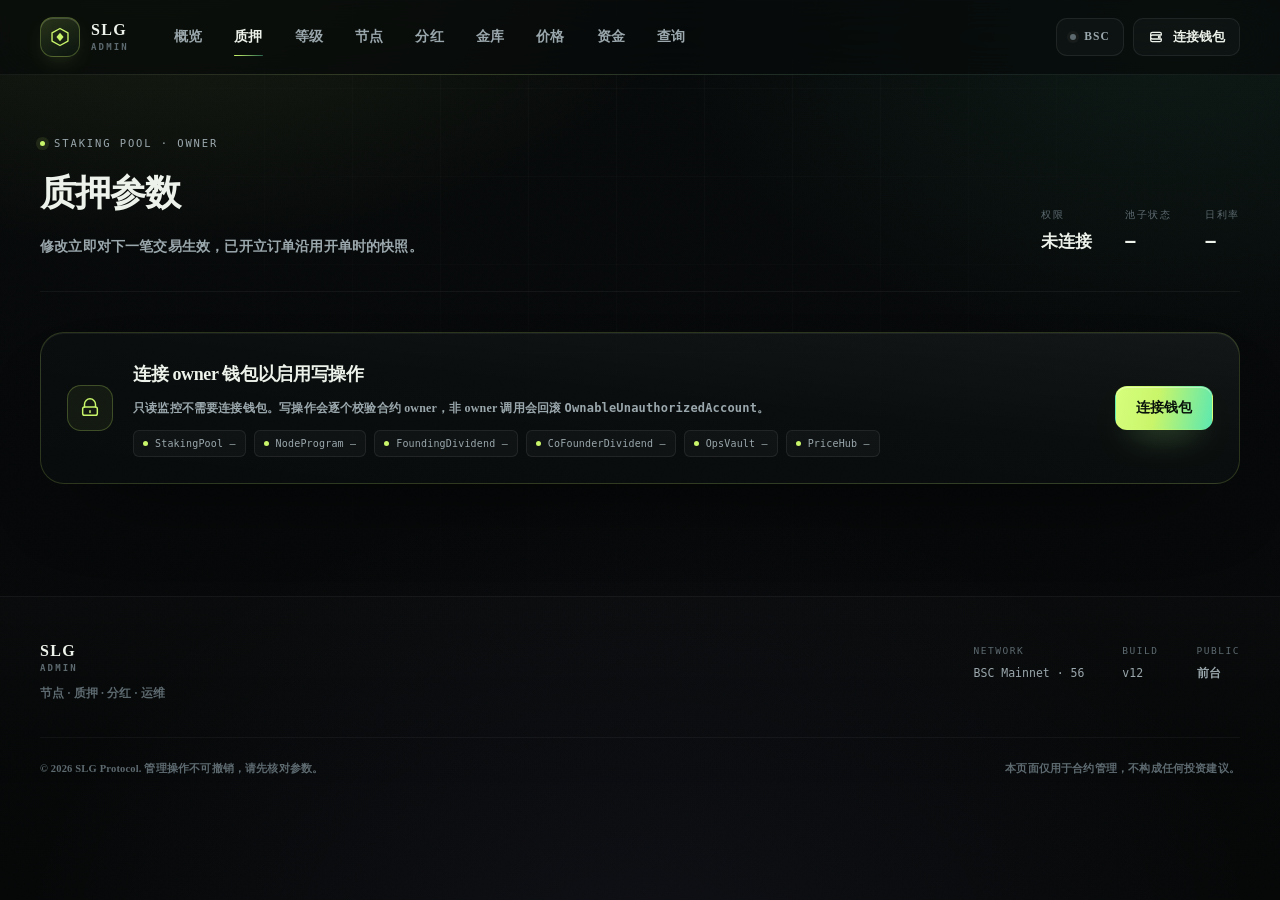
<file: assets/css/params.html>
﻿<!DOCTYPE html>
<html lang="zh-CN" class="no-js">
<head>
<meta charset="UTF-8" />
<meta name="viewport" content="width=device-width, initial-scale=1.0, viewport-fit=cover" />
<meta name="description" content="SLG Protocol 管理后台 · 质押参数" />
<title>SLG Protocol · 质押参数</title>
<link rel="icon" href="data:image/svg+xml,%3Csvg xmlns='http://www.w3.org/2000/svg' viewBox='0 0 32 32'%3E%3Crect width='32' height='32' rx='8' fill='%23070a0a'/%3E%3Cpath d='M16 5 26 10.7v10.6L16 27 6 21.3V10.7z' fill='none' stroke='%23c9f56a' stroke-width='1.8'/%3E%3Cpath d='M16 12.4 20 16l-4 3.6L12 16z' fill='%23c9f56a'/%3E%3C/svg%3E" />
<meta name="theme-color" content="#070a0a" />
<meta http-equiv="Content-Security-Policy" content="default-src 'self'; script-src 'self'; style-src 'self' 'unsafe-inline'; img-src 'self' data:; font-src 'self'; connect-src https://bsc-dataseed.bnbchain.org https://bsc-dataseed1.bnbchain.org https://bsc-dataseed2.bnbchain.org https://bsc-dataseed3.bnbchain.org https://bsc-dataseed4.bnbchain.org https://bsc-dataseed2.defibit.io https://bsc-dataseed3.defibit.io https://bsc-dataseed4.defibit.io https://bsc.nodereal.io https://bsc-rpc.publicnode.com https://bsc-dataseed-public.bnbchain.org https://bsc-dataseed.nariox.org https://1rpc.io/bnb https://bsc.meowrpc.com https://rpc-bsc.48.club https://bsc.mytokenpocket.vip https://bsc-dataseed.defibit.io https://bsc-dataseed.ninicoin.io https://bsc-mainnet.public.blastapi.io; base-uri 'none'; form-action 'none'; object-src 'none'" />
<link rel="stylesheet" href="admin.css" />
<meta name="robots" content="noindex,nofollow" />
</head>
<body data-page="params">

<div class="atmos" aria-hidden="true"></div>
<div class="grain" aria-hidden="true"></div>

<header class="topbar">
  <div class="wrap topbar-inner">
    <a class="brand" href="index.html" aria-label="SLG Protocol">
      <span class="brand-mark">
        <svg viewBox="0 0 24 24" aria-hidden="true"><path d="M12 2.7 20.7 7.6v8.8L12 21.3 3.3 16.4V7.6z"/><path class="solid" d="M12 7.4 15.9 12 12 16.6 8.1 12z"/></svg>
      </span>
      <span class="brand-text">SLG<em>ADMIN</em></span>
    </a>
    <nav class="nav">
      <a href="index.html">概览</a>
      <a href="params.html" class="is-active">质押</a>
      <a href="levels.html">等级</a>
      <a href="nodes.html">节点</a>
      <a href="dividends.html">分红</a>
      <a href="vault.html">金库</a>
      <a href="oracle.html">价格</a>
      <a href="funds.html">资金</a>
      <a href="lookup.html">查询</a>
    </nav>
    <div class="wallet">
      <span class="chain-pill" id="chainPill" title="当前网络"><i class="dot"></i><span id="chainName">BSC</span></span>
      <button class="btn btn-ghost btn-sm" id="connectBtn" type="button">
        <svg viewBox="0 0 24 24" class="ico" aria-hidden="true"><path d="M4 7.5A2.5 2.5 0 0 1 6.5 5H18a2 2 0 0 1 2 2v2H7a3 3 0 0 0 0 6h13v2a2 2 0 0 1-2 2H6.5A2.5 2.5 0 0 1 4 16.5v-9Z"/><circle cx="17" cy="12" r="1.4"/></svg>
        <span id="connectBtnText">连接钱包</span>
      </button>
    </div>
  </div>
</header>

<main>

  <section class="wrap page-head">
    <div class="page-head-copy">
      <span class="kicker"><i></i>STAKING POOL · OWNER</span>
      <h1>质押参数</h1>
      <p>修改立即对下一笔交易生效，已开立订单沿用开单时的快照。</p>
    </div>
    <div class="page-head-side">
      <div class="head-metric"><span>权限</span><b id="hpRole">未连接</b></div>
      <div class="head-metric"><span>池子状态</span><b id="hpPoolState">—</b></div>
      <div class="head-metric"><span>日利率</span><b id="hpDaily">—</b></div>
    </div>
  </section>

  <section class="wrap section tight" id="gateCard" hidden></section>

  <section class="wrap section tight owner-block" data-owner="pool" hidden>
    <div class="admin-cols">

      <article class="card">
        <span class="eyebrow">LIMITS</span>
        <h3 class="card-title">入金区间（USD）</h3>
        <div class="form-grid two">
          <label class="field"><span>最低入金</span><input id="inMinStake" type="text" inputmode="decimal" placeholder="1" /></label>
          <label class="field"><span>最高入金</span><input id="inMaxStake" type="text" inputmode="decimal" placeholder="10000" /></label>
        </div>
        <button class="btn btn-outline btn-block" id="btnSetStakeLimits" type="button" data-action>写入区间</button>
        <p class="micro-note">约束：最高必须大于最低，均以 1e18 精度写入。</p>
      </article>

      <article class="card">
        <span class="eyebrow">RATES</span>
        <h3 class="card-title">利率与出局倍数</h3>
        <div class="form-grid two">
          <label class="field">
            <span>日利率（bps）</span>
            <input id="inDailyRate" type="text" inputmode="numeric" placeholder="70" />
            <span class="field-hint" id="rateCapHint">链上利率上限 —</span>
          </label>
          <label class="field">
            <span>单轮释放（产出）</span>
            <input id="perRoundRate" type="text" value="—" readonly />
            <span class="field-hint" id="perRoundHint">按天折算到当前轮次</span>
          </label>
        </div>
        <div class="form-grid two">
          <label class="field"><span>出局倍数</span><input id="inExitMultiple" type="text" inputmode="numeric" placeholder="3" /></label>
          <label class="field"><span>BNI bps</span><input id="inBniRate" type="text" inputmode="numeric" placeholder="100" /></label>
        </div>
        <button class="btn btn-outline btn-block" id="btnSetRates" type="button" data-action>写入利率与倍数</button>
        <p class="micro-note" id="rateDeployHint">—</p>
        <p class="micro-note">
          v11 按秒线性计息（0.7%/天 = 70 bps），利率上限为部署时固定的 dailyRateBpsCeiling。
        </p>
      </article>

      <article class="card">
        <span class="eyebrow">SPLIT</span>
        <h3 class="card-title">五桶分配（bps）</h3>
        <div class="form-grid five">
          <label class="field"><span>直推</span><input id="inDirectBps" type="text" inputmode="numeric" placeholder="1000" /></label>
          <label class="field"><span>等级池</span><input id="inLevelBps" type="text" inputmode="numeric" placeholder="6000" /></label>
          <label class="field"><span>运营</span><input id="inOpsBps" type="text" inputmode="numeric" placeholder="1000" /></label>
          <label class="field"><span>创始</span><input id="inFoundingBps" type="text" inputmode="numeric" placeholder="1000" /></label>
          <label class="field"><span>联创</span><input id="inCoFounderBps" type="text" inputmode="numeric" placeholder="1000" /></label>
        </div>
        <div class="sum-hint" id="splitSum">合计 0 / 10000</div>
        <button class="btn btn-outline btn-block" id="btnSetDistribution" type="button" data-action>写入分配</button>
        <p class="micro-note">五项之和必须恰好 10000，且等级池不得低于 V7 比例。</p>
      </article>

      <article class="card">
        <span class="eyebrow">ROUND</span>
        <h3 class="card-title">轮次与出局门槛</h3>
        <div class="form-grid two">
          <label class="field">
            <span>轮次时长（秒）</span>
            <input id="inRoundDuration" type="text" inputmode="numeric" placeholder="432000" />
            <span class="field-hint">60 秒 ~ 365 天</span>
          </label>
          <label class="field">
            <span>出局触发下限（BNB）</span>
            <input id="inTriggerBnb" type="text" inputmode="decimal" placeholder="0.001" />
            <span class="field-hint">(0, 1] BNB</span>
          </label>
        </div>
        <div class="quick-row">
          <button class="btn btn-mini btn-ghost" type="button" data-quick="round" data-value="60">1 分钟</button>
          <button class="btn btn-mini btn-ghost" type="button" data-quick="round" data-value="432000">5 天</button>
        </div>
        <button class="btn btn-outline btn-block" id="btnSetRoundDuration" type="button" data-action>写入轮次</button>
        <button class="btn btn-outline btn-block" id="btnSetTrigger" type="button" data-action>写入触发下限</button>
      </article>

      <article class="card">
        <span class="eyebrow">SLIPPAGE</span>
        <h3 class="card-title">兑换滑点与容差</h3>
        <label class="field"><span>maxSlippageBps</span><input id="inSlippage" type="text" inputmode="numeric" placeholder="300" /></label>
        <button class="btn btn-outline btn-block" id="btnSetSlippage" type="button" data-action>写入滑点</button>
        <div class="data-list" style="margin-top:12px">
          <div class="data-row"><span>当前容差</span><b id="vaultTolerance">—</b></div>
          <div class="data-row"><span>代币税</span><b id="vaultTax">—</b></div>
        </div>
        <label class="field" style="margin-top:10px"><span>兑换容差（bps，≥ 代币税）</span><input id="inTolerance" type="text" inputmode="numeric" placeholder="700" /></label>
        <button class="btn btn-outline btn-block" id="btnSetTolerance" type="button" data-action>写入容差</button>
        <p class="micro-note">容差窗口 700–4000 bps；实际容差 = maxSlippageBps + tokenTaxBps（下限 700）。退出回购按容差判定薄池。</p>
      </article>

      <article class="card">
        <span class="eyebrow">PAUSE</span>
        <h3 class="card-title">暂停 / 恢复质押</h3>
        <div class="data-list">
          <div class="data-row"><span>当前状态</span><b id="paramsPoolState">—</b></div>
          <div class="data-row"><span>待补发利息</span><b id="paramsUnpaid">—</b></div>
        </div>
        <div class="admin-actions">
          <button class="btn btn-soft" id="btnPause" type="button" data-action>暂停</button>
          <button class="btn btn-ghost" id="btnUnpause" type="button" data-action>恢复</button>
        </div>
        <p class="micro-note">暂停只拦截 stake()，claimDeferred() 与节点分红不受影响。</p>
      </article>

    </div>
  </section>

</main>

<footer class="footer">
  <div class="wrap footer-inner">
    <div class="footer-brand">
      <span class="brand-text">SLG<em>ADMIN</em></span>
      <p>节点 · 质押 · 分红 · 运维</p>
    </div>
    <div class="footer-meta">
      <span>Network <b>BSC Mainnet · 56</b></span>
      <span>Build <b id="footerVersion">—</b></span>
      <span>Public <b><a href="../index.html">前台</a></b></span>
    </div>
  </div>
  <div class="wrap footer-bottom">
    <span>© 2026 SLG Protocol. 管理操作不可撤销，请先核对参数。</span>
    <span>本页面仅用于合约管理，不构成任何投资建议。</span>
  </div>
</footer>

<div class="toasts" id="toasts" aria-live="polite" aria-atomic="true"></div>

<script src="ethers.umd.min.js"></script>
<script src="config.js?v=19"></script>
<script src="admin.js?v=19"></script>
</body>
</html>
</file>
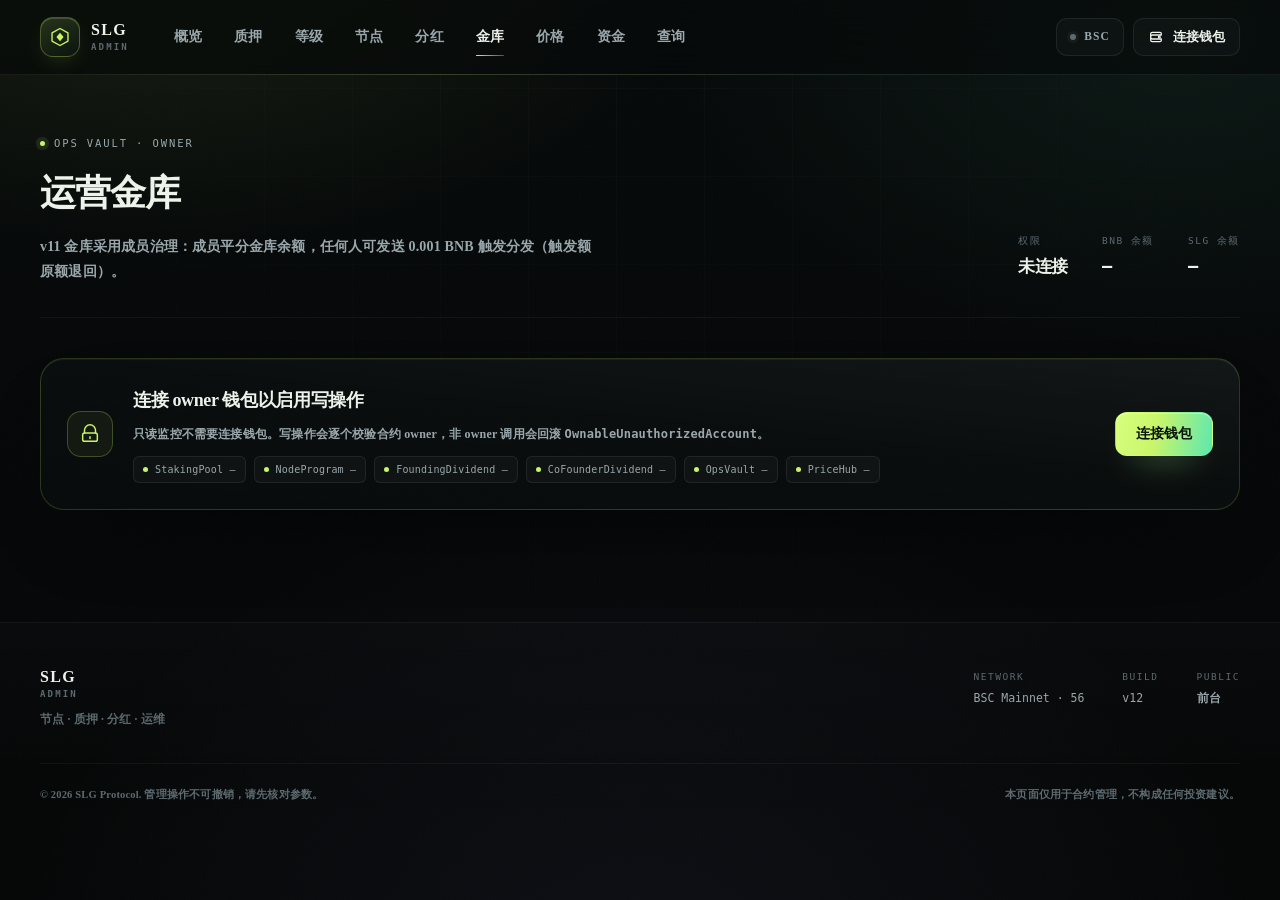
<file: assets/css/vault.html>
﻿<!DOCTYPE html>
<html lang="zh-CN" class="no-js">
<head>
<meta charset="UTF-8" />
<meta name="viewport" content="width=device-width, initial-scale=1.0, viewport-fit=cover" />
<meta name="description" content="SLG Protocol 管理后台 · 运营金库" />
<title>SLG Protocol · 运营金库</title>
<link rel="icon" href="data:image/svg+xml,%3Csvg xmlns='http://www.w3.org/2000/svg' viewBox='0 0 32 32'%3E%3Crect width='32' height='32' rx='8' fill='%23070a0a'/%3E%3Cpath d='M16 5 26 10.7v10.6L16 27 6 21.3V10.7z' fill='none' stroke='%23c9f56a' stroke-width='1.8'/%3E%3Cpath d='M16 12.4 20 16l-4 3.6L12 16z' fill='%23c9f56a'/%3E%3C/svg%3E" />
<meta name="theme-color" content="#070a0a" />
<meta http-equiv="Content-Security-Policy" content="default-src 'self'; script-src 'self'; style-src 'self' 'unsafe-inline'; img-src 'self' data:; font-src 'self'; connect-src https://bsc-dataseed.bnbchain.org https://bsc-dataseed1.bnbchain.org https://bsc-dataseed2.bnbchain.org https://bsc-dataseed3.bnbchain.org https://bsc-dataseed4.bnbchain.org https://bsc-dataseed2.defibit.io https://bsc-dataseed3.defibit.io https://bsc-dataseed4.defibit.io https://bsc.nodereal.io https://bsc-rpc.publicnode.com https://bsc-dataseed-public.bnbchain.org https://bsc-dataseed.nariox.org https://1rpc.io/bnb https://bsc.meowrpc.com https://rpc-bsc.48.club https://bsc.mytokenpocket.vip https://bsc-dataseed.defibit.io https://bsc-dataseed.ninicoin.io https://bsc-mainnet.public.blastapi.io; base-uri 'none'; form-action 'none'; object-src 'none'" />
<link rel="stylesheet" href="admin.css" />
<meta name="robots" content="noindex,nofollow" />
</head>
<body data-page="vault">

<div class="atmos" aria-hidden="true"></div>
<div class="grain" aria-hidden="true"></div>

<header class="topbar">
  <div class="wrap topbar-inner">
    <a class="brand" href="index.html" aria-label="SLG Protocol">
      <span class="brand-mark">
        <svg viewBox="0 0 24 24" aria-hidden="true"><path d="M12 2.7 20.7 7.6v8.8L12 21.3 3.3 16.4V7.6z"/><path class="solid" d="M12 7.4 15.9 12 12 16.6 8.1 12z"/></svg>
      </span>
      <span class="brand-text">SLG<em>ADMIN</em></span>
    </a>
    <nav class="nav">
      <a href="index.html">概览</a>
      <a href="params.html">质押</a>
      <a href="levels.html">等级</a>
      <a href="nodes.html">节点</a>
      <a href="dividends.html">分红</a>
      <a href="vault.html" class="is-active">金库</a>
      <a href="oracle.html">价格</a>
      <a href="funds.html">资金</a>
      <a href="lookup.html">查询</a>
    </nav>
    <div class="wallet">
      <span class="chain-pill" id="chainPill" title="当前网络"><i class="dot"></i><span id="chainName">BSC</span></span>
      <button class="btn btn-ghost btn-sm" id="connectBtn" type="button">
        <svg viewBox="0 0 24 24" class="ico" aria-hidden="true"><path d="M4 7.5A2.5 2.5 0 0 1 6.5 5H18a2 2 0 0 1 2 2v2H7a3 3 0 0 0 0 6h13v2a2 2 0 0 1-2 2H6.5A2.5 2.5 0 0 1 4 16.5v-9Z"/><circle cx="17" cy="12" r="1.4"/></svg>
        <span id="connectBtnText">连接钱包</span>
      </button>
    </div>
  </div>
</header>

<main>

  <section class="wrap page-head">
    <div class="page-head-copy">
      <span class="kicker"><i></i>OPS VAULT · OWNER</span>
      <h1>运营金库</h1>
      <p>v11 金库采用成员治理：成员平分金库余额，任何人可发送 0.001 BNB 触发分发（触发额原额退回）。</p>
    </div>
    <div class="page-head-side">
      <div class="head-metric"><span>权限</span><b id="hpRole">未连接</b></div>
      <div class="head-metric"><span>BNB 余额</span><b id="vBnb">—</b></div>
      <div class="head-metric"><span>SLG 余额</span><b id="vSlg">—</b></div>
    </div>
  </section>

  <section class="wrap section tight" id="gateCard" hidden></section>

  <section class="wrap section tight owner-block" data-owner="vault" hidden>
    <div class="admin-cols">

      <article class="card">
        <span class="eyebrow">BALANCE</span>
        <h3 class="card-title">金库状态</h3>
        <div class="data-list">
          <div class="data-row"><span>BNB 余额</span><b id="vaultBnb">—</b></div>
          <div class="data-row"><span>SLG 余额</span><b id="vaultSlg">—</b></div>
          <div class="data-row"><span>OSK 代币</span><b id="vaultOsk" class="mono">—</b></div>
          <div class="data-row"><span>成员数</span><b id="vaultMembers">—</b></div>
          <div class="data-row"><span>待发奖励（BNB）</span><b id="vaultPending">—</b></div>
          <div class="data-row"><span>本轮剩余人数</span><b id="vaultRemaining">—</b></div>
          <div class="data-row"><span>每份份额</span><b id="vaultPerShare">—</b></div>
          <div class="data-row"><span>分发状态</span><b id="vaultPausedState">—</b></div>
        </div>
        <div class="admin-actions">
          <button class="btn btn-gold" id="btnTriggerDistribution" type="button" data-action>触发 BNB 分发</button>
          <button class="btn btn-soft" id="btnTriggerToken" type="button" data-action>触发 SLG 分发</button>
        </div>
        <p class="micro-note">触发需附带 0.001 BNB（合约原额退回）；SLG 分发无需附带。分发逐个向成员转账，失败的进入待发奖励。</p>
      </article>

      <article class="card">
        <span class="eyebrow">MEMBERS</span>
        <h3 class="card-title">成员管理（最多 39 人）</h3>
        <label class="field"><span>成员地址</span><input id="inVaultMember" type="text" placeholder="0x…" autocomplete="off" spellcheck="false" /></label>
        <div class="admin-actions">
          <button class="btn btn-outline" id="btnAddMember" type="button" data-action>添加成员</button>
          <button class="btn btn-ghost" id="btnRemoveMember" type="button" data-action>移除成员</button>
        </div>
        <label class="field" style="margin-top:10px"><span>批量添加（逗号/换行分隔）</span><input id="inVaultMembers" type="text" placeholder="0x…, 0x…" autocomplete="off" spellcheck="false" /></label>
        <button class="btn btn-outline btn-block" id="btnAddMembers" type="button" data-action>批量添加成员</button>
        <label class="field" style="margin-top:10px"><span>registrar 地址（空 = 清除）</span><input id="inVaultRegistrar" type="text" placeholder="0x…" autocomplete="off" spellcheck="false" /></label>
        <button class="btn btn-ghost btn-block" id="btnSetMemberRegistrar" type="button" data-action>写入 registrar</button>
        <p class="micro-note">registrar 只能通过 addMemberByRegistrar 添加（收 0.001 BNB 触发费），不能移除。</p>
      </article>

      <article class="card">
        <span class="eyebrow">TOKENS</span>
        <h3 class="card-title">代币白名单</h3>
        <div class="data-list">
          <div class="data-row"><span>当前 OSK</span><b id="vaultOskNow" class="mono">—</b></div>
        </div>
        <label class="field"><span>OSK 代币地址</span><input id="inVaultOsk" type="text" placeholder="0x…" autocomplete="off" spellcheck="false" /></label>
        <button class="btn btn-outline btn-block" id="btnSetOsk" type="button" data-action>写入 OSK（自动加白）</button>
        <label class="field" style="margin-top:10px"><span>白名单代币地址</span><input id="inVaultAllowedToken" type="text" placeholder="0x…" autocomplete="off" spellcheck="false" /></label>
        <label class="field">
          <span>操作</span>
          <select id="inVaultAllowed">
            <option value="true">加入白名单</option>
            <option value="false">移出白名单</option>
          </select>
        </label>
        <button class="btn btn-outline btn-block" id="btnSetAllowed" type="button" data-action>写入白名单</button>
        <p class="micro-note">只有白名单代币可以走 triggerTokenDistribution 分发通道。</p>
      </article>

      <article class="card">
        <span class="eyebrow">RESCUE</span>
        <h3 class="card-title">应急提取</h3>
        <label class="field"><span>收款地址</span><input id="inVaultTo" type="text" placeholder="0x…" autocomplete="off" spellcheck="false" /></label>
        <label class="field">
          <span>资产类型</span>
          <select id="inVaultTokenKind">
            <option value="bnb">BNB（原生币）</option>
            <option value="token">ERC20 代币</option>
          </select>
        </label>
        <label class="field"><span>代币地址（仅 ERC20 时填写）</span><input id="inVaultTokenAddr" type="text" placeholder="0x… token" autocomplete="off" spellcheck="false" /></label>
        <div class="form-grid two">
          <label class="field"><span>BNB 数量</span><input id="inVaultBnb" type="text" inputmode="decimal" placeholder="0.0" /></label>
          <label class="field"><span>SLG 数量</span><input id="inVaultSlg" type="text" inputmode="decimal" placeholder="0.0" /></label>
        </div>
        <button class="btn btn-gold btn-block" id="btnEmergencyWithdraw" type="button" data-action>应急提取</button>
        <p class="micro-note">应急提取直接转出合约余额，会打破「余额 ≥ 待发奖励」的分配假设，仅用于误转入资金回收。请先核对地址。</p>
      </article>

      <article class="card">
        <span class="eyebrow">PAUSE</span>
        <h3 class="card-title">暂停 / 恢复金库</h3>
        <div class="data-list">
          <div class="data-row"><span>当前状态</span><b id="vaultPausedState2">—</b></div>
        </div>
        <div class="admin-actions">
          <button class="btn btn-soft" id="btnVaultPause" type="button" data-action>暂停</button>
          <button class="btn btn-ghost" id="btnVaultUnpause" type="button" data-action>恢复</button>
        </div>
        <p class="micro-note">暂停只拦截触发分发；普通转账与代币入账不受影响。</p>
      </article>

    </div>
  </section>

</main>

<footer class="footer">
  <div class="wrap footer-inner">
    <div class="footer-brand">
      <span class="brand-text">SLG<em>ADMIN</em></span>
      <p>节点 · 质押 · 分红 · 运维</p>
    </div>
    <div class="footer-meta">
      <span>Network <b>BSC Mainnet · 56</b></span>
      <span>Build <b id="footerVersion">—</b></span>
      <span>Public <b><a href="../index.html">前台</a></b></span>
    </div>
  </div>
  <div class="wrap footer-bottom">
    <span>© 2026 SLG Protocol. 管理操作不可撤销，请先核对参数。</span>
    <span>本页面仅用于合约管理，不构成任何投资建议。</span>
  </div>
</footer>

<div class="toasts" id="toasts" aria-live="polite" aria-atomic="true"></div>

<script src="ethers.umd.min.js"></script>
<script src="config.js?v=19"></script>
<script src="admin.js?v=19"></script>
</body>
</html>
</file>
<file: assets/css/admin.css>
:root {
  --bg: #070a0a;
  --ink: #edf2ea;
  --ink-dim: #9aa7ac;
  --ink-faint: #5d6a70;
  --jade: #c9f56a;
  --mint: #5ce8b0;
  --gold: #e8c37a;
  --rose: #ff7f8a;
  --violet: #a99bff;
  --cyan: #6fd6f2;

  --line: rgba(255, 255, 255, 0.075);
  --line-2: rgba(255, 255, 255, 0.145);

  --r-xl: 24px;
  --r-lg: 18px;
  --r-md: 13px;

  --maxw: 1240px;
  --pad: 40px;

  --serif: "STSong", "华文宋体", "STSongti-SC-Bold", "STZhongsong", "华文中宋",
    "Songti SC", "Noto Serif CJK SC", "Source Han Serif SC", "宋体", "SimSun", serif;
  --mono: "Cascadia Mono", "SFMono-Regular", Consolas, monospace;

  --shadow-lg: 0 40px 90px -50px rgba(0, 0, 0, 0.95);
  --shadow-md: 0 22px 50px -32px rgba(0, 0, 0, 0.9);
  --ease: cubic-bezier(0.22, 1, 0.36, 1);
}

* { box-sizing: border-box; }

html {
  scroll-behavior: smooth;
  scroll-padding-top: 96px;
  -webkit-text-size-adjust: 100%;
}

body {
  margin: 0;
  min-height: 100vh;
  background: var(--bg);
  color: var(--ink);
  font-family: var(--serif);
  font-size: 15px;
  font-weight: 700;
  line-height: 1.7;
  letter-spacing: 0.012em;
  -webkit-font-smoothing: antialiased;
  text-rendering: optimizeLegibility;
  overflow-x: hidden;
}

body,
body *,
body *::before,
body *::after,
input,
select,
button,
textarea {
  font-family: var(--serif) !important;
  font-weight: 700 !important;
}

body svg,
body svg * { font-family: inherit !important; }

[hidden] { display: none !important; }
a { color: inherit; text-decoration: none; }
button, input, select { color: inherit; }
button { cursor: pointer; }
::selection { background: rgba(201, 245, 106, 0.28); color: #fff; }

::-webkit-scrollbar { width: 10px; height: 10px; }
::-webkit-scrollbar-track { background: #070a0a; }
::-webkit-scrollbar-thumb { background: #1b2324; border-radius: 99px; border: 2px solid #070a0a; }


.atmos {
  position: fixed;
  inset: 0;
  z-index: -3;
  pointer-events: none;
  background:
    radial-gradient(900px 520px at 12% -8%, rgba(201, 245, 106, 0.1), transparent 62%),
    radial-gradient(760px 480px at 92% 4%, rgba(92, 232, 176, 0.07), transparent 66%),
    radial-gradient(900px 700px at 50% 108%, rgba(169, 155, 255, 0.06), transparent 70%),
    linear-gradient(180deg, #070a0a 0%, #060809 55%, #050707 100%);
}
.atmos::before {
  content: "";
  position: absolute;
  inset: 0;
  background-image:
    linear-gradient(rgba(255, 255, 255, 0.026) 1px, transparent 1px),
    linear-gradient(90deg, rgba(255, 255, 255, 0.026) 1px, transparent 1px);
  background-size: 88px 88px;
  mask-image: radial-gradient(circle at 50% 6%, rgba(0, 0, 0, 0.9), transparent 68%);
  -webkit-mask-image: radial-gradient(circle at 50% 6%, rgba(0, 0, 0, 0.9), transparent 68%);
}
.grain {
  position: fixed;
  inset: 0;
  z-index: -2;
  pointer-events: none;
  opacity: 0.05;
  background-image: url("data:image/svg+xml;charset=utf-8,%3Csvg xmlns='http://www.w3.org/2000/svg' width='140' height='140'%3E%3Cfilter id='n'%3E%3CfeTurbulence type='fractalNoise' baseFrequency='0.85' numOctaves='3' stitchTiles='stitch'/%3E%3C/filter%3E%3Crect width='140' height='140' filter='url(%23n)' opacity='0.55'/%3E%3C/svg%3E");
  mix-blend-mode: overlay;
}

.wrap { width: min(var(--maxw), calc(100% - var(--pad) * 2)); margin-inline: auto; }


.topbar {
  position: sticky;
  top: 0;
  z-index: 60;
  border-bottom: 1px solid rgba(255, 255, 255, 0.055);
  background: rgba(7, 10, 10, 0.72);
  backdrop-filter: blur(20px) saturate(140%);
  -webkit-backdrop-filter: blur(20px) saturate(140%);
}
.topbar::after {
  content: "";
  position: absolute;
  left: 0;
  right: 0;
  bottom: -1px;
  height: 1px;
  background: linear-gradient(90deg, transparent, rgba(201, 245, 106, 0.28), rgba(92, 232, 176, 0.12), transparent);
  opacity: 0.65;
}
.topbar-inner { display: flex; align-items: center; gap: 30px; height: 74px; }

.brand { display: inline-flex; align-items: center; gap: 11px; flex: none; }
.brand-mark {
  position: relative;
  display: grid;
  place-items: center;
  width: 40px;
  height: 40px;
  border-radius: 13px;
  background: linear-gradient(155deg, rgba(201, 245, 106, 0.16), rgba(92, 232, 176, 0.03));
  border: 1px solid rgba(201, 245, 106, 0.28);
  box-shadow: inset 0 1px 0 rgba(255, 255, 255, 0.16), 0 8px 24px -14px rgba(201, 245, 106, 0.8);
}
.brand-mark svg {
  width: 22px;
  height: 22px;
  color: var(--jade);
  fill: none;
  stroke: currentColor;
  stroke-width: 1.5;
  stroke-linejoin: round;
}
.brand-mark svg .solid { fill: var(--jade); stroke: none; }
.brand-text {
  display: flex;
  flex-direction: column;
  line-height: 1.05;
  font-size: 16px;
  font-weight: 750;
  letter-spacing: 0.08em;
}
.brand-text em {
  font-style: normal;
  font-family: var(--mono) !important;
  font-size: 9px;
  letter-spacing: 0.24em;
  color: var(--ink-faint);
  margin-top: 4px;
  font-weight: 500;
}

.nav { display: flex; align-items: center; gap: 2px; margin-right: auto; }
.nav a {
  position: relative;
  padding: 9px 15px;
  border-radius: 10px;
  font-size: 13.5px;
  font-weight: 500;
  color: var(--ink-dim);
  transition: color 0.2s, background 0.2s;
  white-space: nowrap;
}
.nav a:hover { color: var(--ink); background: rgba(255, 255, 255, 0.045); }
.nav a.is-active { color: var(--ink); }
.nav a.is-active::after {
  content: "";
  position: absolute;
  left: 15px;
  right: 15px;
  bottom: 1px;
  height: 1.5px;
  border-radius: 2px;
  background: linear-gradient(90deg, var(--jade), rgba(92, 232, 176, 0.4));
}

.wallet { display: flex; align-items: center; gap: 9px; flex: none; }
.chain-pill {
  display: inline-flex;
  align-items: center;
  gap: 8px;
  height: 38px;
  padding: 0 13px;
  border-radius: 11px;
  border: 1px solid var(--line);
  background: rgba(255, 255, 255, 0.028);
  font-family: var(--mono) !important;
  font-size: 11.5px;
  letter-spacing: 0.1em;
  color: var(--ink-dim);
}
.chain-pill .dot {
  width: 6px;
  height: 6px;
  border-radius: 50%;
  background: var(--ink-faint);
  box-shadow: 0 0 0 3px rgba(255, 255, 255, 0.04);
}
.chain-pill.ok .dot {
  background: var(--mint);
  box-shadow: 0 0 0 3px rgba(92, 232, 176, 0.14), 0 0 12px rgba(92, 232, 176, 0.7);
}
.chain-pill.bad .dot { background: var(--gold); box-shadow: 0 0 0 3px rgba(232, 195, 122, 0.16); }


.btn {
  display: inline-flex;
  align-items: center;
  justify-content: center;
  gap: 9px;
  height: 44px;
  padding: 0 20px;
  border-radius: 12px;
  border: 1px solid transparent;
  background: transparent;
  font-size: 14px;
  font-weight: 620;
  white-space: nowrap;
  transition: transform 0.18s var(--ease), box-shadow 0.24s, background 0.2s, border-color 0.2s, opacity 0.2s;
}
.btn:hover:not(:disabled) { transform: translateY(-1.5px); }
.btn:active:not(:disabled) { transform: translateY(0); }
.btn:disabled { opacity: 0.4; cursor: not-allowed; }
.btn .ico {
  width: 16px;
  height: 16px;
  fill: none;
  stroke: currentColor;
  stroke-width: 1.9;
  stroke-linecap: round;
  stroke-linejoin: round;
}
.btn-sm { height: 38px; padding: 0 14px; font-size: 13px; border-radius: 10px; }
.btn-block { width: 100%; justify-content: flex-start; }
.btn-block .btn-label { margin-right: auto; }
.btn-mini { height: 30px; padding: 0 12px; font-size: 12px; border-radius: 8px; }

.btn-primary {
  background: linear-gradient(102deg, #d6ff7d 0%, var(--jade) 42%, var(--mint) 100%);
  color: #08120b;
  box-shadow: inset 0 1px 0 rgba(255, 255, 255, 0.4), 0 16px 34px -18px rgba(160, 255, 140, 0.8);
}
.btn-gold {
  background: linear-gradient(102deg, #f4d79c, var(--gold));
  color: #1d1503;
  box-shadow: inset 0 1px 0 rgba(255, 255, 255, 0.42), 0 16px 34px -20px rgba(232, 195, 122, 0.85);
}
.btn-outline { border-color: var(--line-2); background: rgba(255, 255, 255, 0.022); color: var(--ink); }
.btn-outline:hover:not(:disabled) { background: rgba(255, 255, 255, 0.06); border-color: rgba(255, 255, 255, 0.26); }
.btn-ghost { border-color: var(--line); background: rgba(255, 255, 255, 0.026); color: var(--ink); }
.btn-ghost:hover:not(:disabled) { background: rgba(255, 255, 255, 0.065); border-color: var(--line-2); }
.btn-soft { border-color: rgba(201, 245, 106, 0.22); background: rgba(201, 245, 106, 0.075); color: var(--jade); }
.btn-soft:hover:not(:disabled) { background: rgba(201, 245, 106, 0.13); }
.btn.danger { color: var(--rose); border-color: rgba(255, 127, 138, 0.3); }
.btn.danger:hover:not(:disabled) { background: rgba(255, 127, 138, 0.08); }

.icon-btn {
  display: grid;
  place-items: center;
  width: 34px;
  height: 34px;
  border-radius: 10px;
  border: 1px solid var(--line);
  background: rgba(255, 255, 255, 0.028);
  color: var(--ink-dim);
}
.icon-btn:hover { color: var(--ink); background: rgba(255, 255, 255, 0.07); border-color: var(--line-2); }
.icon-btn .ico {
  width: 15px;
  height: 15px;
  fill: none;
  stroke: currentColor;
  stroke-width: 1.9;
  stroke-linecap: round;
  stroke-linejoin: round;
}
.icon-btn.is-loading .ico { animation: spin 0.85s linear infinite; }
@keyframes spin { to { transform: rotate(360deg); } }

.link-btn {
  border: 0;
  background: none;
  padding: 0;
  font-size: 11.5px;
  font-weight: 600;
  color: var(--jade);
}
.link-btn:hover { text-decoration: underline; }


.eyebrow {
  display: block;
  font-family: var(--mono) !important;
  font-size: 10px;
  letter-spacing: 0.22em;
  text-transform: uppercase;
  color: var(--ink-faint);
  font-weight: 500 !important;
}
.kicker {
  display: inline-flex;
  align-items: center;
  gap: 9px;
  font-family: var(--mono) !important;
  font-size: 10.5px;
  letter-spacing: 0.18em;
  text-transform: uppercase;
  color: var(--ink-dim);
  font-weight: 500 !important;
}
.kicker i {
  width: 5px;
  height: 5px;
  border-radius: 50%;
  background: var(--jade);
  box-shadow: 0 0 0 4px rgba(201, 245, 106, 0.1);
}
.grad {
  background: linear-gradient(96deg, var(--jade) 6%, var(--mint) 58%, var(--cyan) 100%);
  -webkit-background-clip: text;
  background-clip: text;
  color: transparent;
}
.mono { font-family: var(--mono) !important; }


.page-head {
  display: flex;
  align-items: flex-end;
  justify-content: space-between;
  gap: 48px;
  padding: 54px 0 32px;
  border-bottom: 1px solid rgba(255, 255, 255, 0.05);
}
.page-head-copy { max-width: 660px; }
.page-head h1 {
  margin: 16px 0 0;
  font-size: clamp(20px, 6vw, 36px);
  line-height: 1.25;
  letter-spacing: -0.028em;
  font-weight: 780;
  white-space: nowrap;
}
.page-head p {
  margin: 18px 0 0;
  max-width: 560px;
  color: var(--ink-dim);
  font-size: 14px;
  line-height: 1.85;
  font-weight: 500;
}
.page-head-side { display: flex; gap: 34px; flex: none; padding-bottom: 4px; }
.head-metric { display: flex; flex-direction: column; gap: 3px; }
.head-metric span {
  font-family: var(--mono) !important;
  font-size: 9.5px;
  letter-spacing: 0.16em;
  text-transform: uppercase;
  color: var(--ink-faint);
  font-weight: 500 !important;
}
.head-metric b { font-family: var(--mono) !important; font-size: 17px; font-weight: 600 !important; letter-spacing: -0.02em; }


.section { padding: 60px 0; }
.section.tight { padding: 40px 0; }
.section-rule { display: flex; align-items: center; gap: 14px; margin-bottom: 24px; }
.section-rule .idx {
  font-family: var(--mono) !important;
  font-size: 11px;
  letter-spacing: 0.18em;
  color: var(--jade);
  font-weight: 500 !important;
}
.section-rule .line { flex: 1; height: 1px; background: linear-gradient(90deg, rgba(255, 255, 255, 0.13), rgba(255, 255, 255, 0.02)); }

.section-head {
  display: flex;
  align-items: flex-end;
  justify-content: space-between;
  gap: 44px;
  margin-bottom: 26px;
}
.section-head h2 { margin: 0; font-size: clamp(23px, 2.7vw, 30px); font-weight: 780; letter-spacing: -0.03em; line-height: 1.15; }
.section-head > p { max-width: 430px; margin: 0; font-size: 13px; line-height: 1.8; color: var(--ink-dim); font-weight: 500; }
.head-actions { display: flex; align-items: center; gap: 10px; }

.jump-nav { display: flex; flex-wrap: wrap; gap: 8px; padding: 18px 0 0; }
.jump-nav a {
  padding: 6px 12px;
  border-radius: 8px;
  border: 1px solid var(--line);
  background: rgba(255, 255, 255, 0.028);
  font-size: 11.5px;
  color: var(--ink-dim);
  font-weight: 500;
  transition: color 0.18s, border-color 0.18s, background 0.18s;
}
.jump-nav a:hover { color: var(--ink); border-color: rgba(201, 245, 106, 0.28); background: rgba(201, 245, 106, 0.06); }


.card {
  position: relative;
  padding: 26px;
  border: 1px solid var(--line);
  border-radius: var(--r-xl);
  background:
    linear-gradient(186deg, rgba(255, 255, 255, 0.05), rgba(255, 255, 255, 0.012) 46%, rgba(255, 255, 255, 0.004)),
    rgba(9, 13, 13, 0.66);
  box-shadow: var(--shadow-lg), inset 0 1px 0 rgba(255, 255, 255, 0.055);
}
.card-flat { box-shadow: var(--shadow-md), inset 0 1px 0 rgba(255, 255, 255, 0.045); }

.panel-head { display: flex; align-items: flex-start; justify-content: space-between; gap: 16px; }
.card-title { margin: 7px 0 16px; font-size: 16.5px; font-weight: 720; letter-spacing: -0.018em; }

.tag {
  display: inline-flex;
  align-items: center;
  gap: 6px;
  height: 25px;
  padding: 0 10px;
  border-radius: 7px;
  border: 1px solid var(--line);
  background: rgba(255, 255, 255, 0.04);
  font-family: var(--mono) !important;
  font-size: 10.5px;
  letter-spacing: 0.06em;
  color: var(--ink-dim);
  white-space: nowrap;
  font-weight: 500 !important;
}
.tag.live { color: var(--mint); border-color: rgba(92, 232, 176, 0.28); background: rgba(92, 232, 176, 0.07); }
.tag.warn { color: var(--gold); border-color: rgba(232, 195, 122, 0.3); background: rgba(232, 195, 122, 0.07); }
.tag.dead { color: var(--rose); border-color: rgba(255, 127, 138, 0.3); background: rgba(255, 127, 138, 0.07); }

.micro-note { margin: 0; font-size: 11px; line-height: 1.7; color: var(--ink-faint); font-weight: 500; }


.field { display: flex; flex-direction: column; gap: 7px; }
.field > span,
.field-label {
  display: flex;
  align-items: center;
  justify-content: space-between;
  gap: 10px;
  font-size: 11px;
  color: var(--ink-dim);
}
.field-hint { font-size: 10.5px; color: var(--ink-faint); font-family: var(--mono) !important; font-weight: 500 !important; }

input[type="text"] {
  width: 100%;
  height: 46px;
  padding: 0 14px;
  border-radius: var(--r-md);
  border: 1px solid var(--line);
  background: rgba(0, 0, 0, 0.3);
  color: var(--ink);
  font-family: var(--mono) !important;
  font-size: 13.5px;
  outline: none;
  transition: border-color 0.18s, box-shadow 0.18s, background 0.18s;
}
input[type="text"]::placeholder { color: #4a555b; font-family: var(--serif) !important; font-size: 13px; font-weight: 500 !important; }
input[type="text"]:focus {
  border-color: rgba(201, 245, 106, 0.45);
  box-shadow: 0 0 0 3px rgba(201, 245, 106, 0.08);
  background: rgba(0, 0, 0, 0.42);
}

select {
  width: 100%;
  height: 46px;
  padding: 0 36px 0 14px;
  border-radius: var(--r-md);
  border: 1px solid var(--line);
  background:
    url("data:image/svg+xml;charset=utf-8,%3Csvg xmlns='http://www.w3.org/2000/svg' viewBox='0 0 24 24' fill='none' stroke='%239aa7ac' stroke-width='2'%3E%3Cpath d='M6 9l6 6 6-6'/%3E%3C/svg%3E")
      no-repeat right 13px center / 14px,
    rgba(0, 0, 0, 0.3);
  color: var(--ink);
  font-size: 13.5px;
  outline: none;
  appearance: none;
  -webkit-appearance: none;
}
select:focus { border-color: rgba(201, 245, 106, 0.45); box-shadow: 0 0 0 3px rgba(201, 245, 106, 0.08); }
select option { background: #0a0f0f; color: var(--ink); }

.form-grid { display: grid; gap: 12px; }
.form-grid.two { grid-template-columns: 1fr 1fr; }
.form-grid.three { grid-template-columns: repeat(3, 1fr); }
.form-grid.five { grid-template-columns: repeat(5, 1fr); }

.inline-row { display: grid; grid-template-columns: 1fr auto; gap: 10px; align-items: center; }
.inline-row .btn { height: 46px; }
.quick-row { display: flex; gap: 8px; flex-wrap: wrap; align-items: center; margin: 10px 0 12px; }
.sum-hint {
  margin: 10px 0 12px;
  font-family: var(--mono) !important;
  font-size: 11px;
  color: var(--gold);
  font-weight: 500 !important;
}
.admin-actions { display: grid; grid-template-columns: 1fr 1fr; gap: 10px; }


.data-list { display: flex; flex-direction: column; gap: 2px; margin-top: 6px; }
.data-row {
  display: flex;
  align-items: baseline;
  justify-content: space-between;
  gap: 16px;
  padding: 11px 2px;
  border-bottom: 1px solid rgba(255, 255, 255, 0.045);
  font-size: 12.5px;
  color: var(--ink-dim);
  font-weight: 500;
}
.data-row:last-child { border-bottom: 0; }
.data-row b { font-family: var(--mono) !important; font-size: 12.5px; font-weight: 600 !important; color: var(--ink); }



.rule-list { margin: 6px 0 0; padding: 0; list-style: none; display: flex; flex-direction: column; gap: 8px; }
.rule-list li {
  position: relative;
  padding-left: 14px;
  font-size: 11.5px;
  line-height: 1.65;
  color: var(--ink-faint);
  font-weight: 500;
}
.rule-list li::before {
  content: "";
  position: absolute;
  left: 0;
  top: 8px;
  width: 4px;
  height: 4px;
  border-radius: 50%;
  background: rgba(201, 245, 106, 0.5);
}

.admin-cols.wide-left { grid-template-columns: 1.4fr 0.6fr; }

.divider-row { height: 1px; margin: 16px 0; background: rgba(255, 255, 255, 0.06); }


.gate {
  display: flex;
  align-items: center;
  gap: 20px;
  flex-wrap: wrap;
  border-color: rgba(201, 245, 106, 0.18);
}
.gate-icon {
  display: grid;
  place-items: center;
  width: 46px;
  height: 46px;
  flex: none;
  border-radius: 14px;
  border: 1px solid rgba(201, 245, 106, 0.24);
  background: rgba(201, 245, 106, 0.06);
  color: var(--jade);
}
.gate-icon svg { width: 22px; height: 22px; fill: none; stroke: currentColor; stroke-width: 1.6; stroke-linecap: round; stroke-linejoin: round; }
.gate-body { flex: 1; min-width: 240px; }
.gate-body h2 { margin: 0; font-size: 18px; font-weight: 720; letter-spacing: -0.02em; }
.gate-body p { margin: 8px 0 0; font-size: 12px; line-height: 1.7; color: var(--ink-dim); font-weight: 500; }
.gate-owners { display: flex; flex-wrap: wrap; gap: 8px; margin-top: 12px; }
.owner-chip {
  display: inline-flex;
  align-items: center;
  gap: 7px;
  padding: 4px 9px;
  border-radius: 6px;
  border: 1px solid var(--line);
  background: rgba(255, 255, 255, 0.03);
  font-family: var(--mono) !important;
  font-size: 10px;
  color: var(--ink-dim);
  font-weight: 500 !important;
}
.owner-chip i { width: 5px; height: 5px; border-radius: 50%; background: var(--jade); }


.stat-grid {
  display: grid;
  grid-template-columns: repeat(3, 1fr);
  gap: 1px;
  border: 1px solid var(--line);
  border-radius: var(--r-lg);
  overflow: hidden;
  background: var(--line);
  box-shadow: var(--shadow-md);
}
.stat-tile {
  display: flex;
  flex-direction: column;
  gap: 5px;
  padding: 16px 18px;
  background: linear-gradient(180deg, rgba(13, 18, 18, 0.95), rgba(8, 11, 11, 0.97));
  min-width: 0;
}
.stat-tile span { font-size: 10px; letter-spacing: 0.04em; color: var(--ink-faint); font-weight: 500; }
.stat-tile b {
  font-family: var(--mono) !important;
  font-size: 14.5px;
  font-weight: 700 !important;
  letter-spacing: -0.015em;
  overflow-wrap: anywhere;
}

.admin-cols { display: grid; grid-template-columns: repeat(2, 1fr); gap: 18px; margin-top: 18px; align-items: stretch; }
.admin-cols.three { grid-template-columns: repeat(3, 1fr); }
.admin-cols .card { padding: 24px; }


.level-form { display: flex; flex-direction: column; gap: 6px; }
.level-form-head,
.level-form-row { display: grid; grid-template-columns: 52px 1fr 1fr; gap: 12px; align-items: center; }
.level-form-head {
  padding: 0 2px 6px;
  font-family: var(--mono) !important;
  font-size: 9px;
  letter-spacing: 0.16em;
  text-transform: uppercase;
  color: var(--ink-faint);
  font-weight: 500 !important;
}
.level-form-row b { font-family: var(--mono) !important; font-size: 12px; color: var(--jade); font-weight: 700 !important; }
.level-form-row input { height: 42px; }


.txlog { display: flex; flex-direction: column; gap: 6px; margin-top: 14px; }
.txlog-empty { padding: 8px 2px; font-size: 11.5px; color: var(--ink-faint); font-weight: 500; }
.txlog-item {
  display: grid;
  grid-template-columns: 76px 1fr 1.3fr auto;
  gap: 10px;
  align-items: baseline;
  padding: 9px 12px;
  border: 1px solid var(--line);
  border-radius: 8px;
  background: rgba(0, 0, 0, 0.2);
  font-size: 11.5px;
}
.txlog-item.ok { border-color: rgba(92, 232, 176, 0.18); }
.txlog-item.bad { border-color: rgba(255, 127, 138, 0.22); }
.txlog-time { font-family: var(--mono) !important; font-size: 10px; color: var(--ink-faint); font-weight: 500 !important; }
.txlog-label { color: var(--ink); font-weight: 600 !important; }
.txlog-msg { color: var(--ink-dim); overflow-wrap: anywhere; font-weight: 500 !important; }
.txlog-hash { font-family: var(--mono) !important; font-size: 10px; text-align: right; }
.txlog-hash a { color: var(--jade); }


.danger-card {
  display: flex;
  gap: 24px;
  justify-content: space-between;
  flex-wrap: wrap;
  border-color: rgba(255, 127, 138, 0.18);
}
.danger-actions { display: flex; flex-direction: column; gap: 10px; min-width: 260px; }


.footer {
  margin-top: 72px;
  border-top: 1px solid rgba(255, 255, 255, 0.06);
  background: linear-gradient(180deg, rgba(255, 255, 255, 0.014), transparent);
  padding: 46px 0 32px;
}
.footer-inner { display: flex; justify-content: space-between; gap: 44px; align-items: flex-start; }
.footer-brand p { margin: 10px 0 0; font-size: 11.5px; color: var(--ink-faint); font-weight: 500; }
.footer-meta { display: flex; gap: 38px; flex-wrap: wrap; }
.footer-meta span {
  display: flex;
  flex-direction: column;
  gap: 4px;
  font-family: var(--mono) !important;
  font-size: 9.5px;
  letter-spacing: 0.16em;
  text-transform: uppercase;
  color: var(--ink-faint);
  font-weight: 500 !important;
}
.footer-meta b {
  font-family: var(--mono) !important;
  font-size: 11.5px;
  font-weight: 500 !important;
  letter-spacing: 0;
  text-transform: none;
  color: var(--ink-dim);
}
.footer-bottom {
  display: flex;
  justify-content: space-between;
  gap: 22px;
  flex-wrap: wrap;
  margin-top: 34px;
  padding-top: 22px;
  border-top: 1px solid rgba(255, 255, 255, 0.045);
  font-size: 10.5px;
  color: var(--ink-faint);
  font-weight: 500;
}


.toasts {
  position: fixed;
  top: 90px;
  right: 26px;
  z-index: 100;
  display: flex;
  flex-direction: column;
  gap: 10px;
  width: min(370px, calc(100vw - 40px));
  pointer-events: none;
}
.toast {
  display: flex;
  gap: 12px;
  padding: 14px 16px;
  border: 1px solid var(--line-2);
  border-radius: var(--r-md);
  background: rgba(11, 15, 15, 0.97);
  box-shadow: 0 24px 60px -26px rgba(0, 0, 0, 0.95), inset 0 1px 0 rgba(255, 255, 255, 0.05);
  font-size: 12.5px;
  color: var(--ink);
  pointer-events: auto;
  animation: toast-in 0.28s var(--ease);
}
.toast.out { animation: toast-out 0.22s ease forwards; }
.toast .toast-bar { width: 2.5px; border-radius: 2px; background: var(--ink-faint); flex: none; }
.toast.success .toast-bar { background: var(--mint); }
.toast.error .toast-bar { background: var(--rose); }
.toast.info .toast-bar { background: var(--cyan); }
.toast.warn .toast-bar { background: var(--gold); }
.toast-body { flex: 1; min-width: 0; }
.toast-title { font-weight: 650 !important; font-size: 12.5px; }
.toast-msg { margin-top: 3px; font-size: 11.5px; color: var(--ink-dim); word-break: break-word; font-weight: 500 !important; }
@keyframes toast-in { from { opacity: 0; transform: translateY(-10px) scale(0.985); } }
@keyframes toast-out { to { opacity: 0; transform: translateX(18px); } }


.reveal,
.reveal.in {
  opacity: 1 !important;
  transform: none !important;
  transition: none !important;
}


@media (max-width: 1120px) {
  .stat-grid { grid-template-columns: 1fr 1fr; }
  .admin-cols, .admin-cols.three, .admin-cols.wide-left { grid-template-columns: 1fr; }
  .form-grid.five { grid-template-columns: repeat(3, 1fr); }
}

@media (max-width: 900px) {
  :root { --pad: 24px; }
  .topbar-inner { flex-wrap: wrap; height: auto; padding: 13px 0 9px; gap: 10px 14px; }
  .brand { margin-right: auto; }
  .nav {
    order: 3;
    width: 100%;
    margin-right: 0;
    gap: 2px;
    overflow-x: auto;
    scrollbar-width: none;
    padding-bottom: 2px;
  }
  .nav::-webkit-scrollbar { display: none; }
  .nav a { padding: 7px 11px; font-size: 12.5px; }
  .nav a.is-active::after { left: 11px; right: 11px; }
  html { scroll-padding-top: 152px; }
  .page-head { flex-direction: column; align-items: flex-start; gap: 24px; padding: 42px 0 28px; }
  .page-head-side { width: 100%; justify-content: space-between; gap: 16px; flex-wrap: wrap; }
  .section { padding: 46px 0; }
  .section.tight { padding: 34px 0; }
  .section-head { flex-direction: column; align-items: flex-start; gap: 14px; }
  .section-head > p { max-width: none; }
  .footer-inner { flex-direction: column; gap: 30px; }
}

@media (max-width: 700px) {
  .form-grid.three, .form-grid.five { grid-template-columns: 1fr 1fr; }
  .stat-grid { grid-template-columns: 1fr; }
  .admin-cols .card { padding: 18px; }
  .txlog-item { grid-template-columns: 70px 1fr; row-gap: 4px; }
  .txlog-msg, .txlog-hash { grid-column: 2; text-align: left; }
}

@media (max-width: 480px) {
  :root { --pad: 16px; }
  .form-grid.two, .form-grid.three, .form-grid.five { grid-template-columns: 1fr; }
  .gate { flex-direction: column; align-items: flex-start; }
  .gate .btn { width: 100%; }
  .level-form-head, .level-form-row { grid-template-columns: 40px 1fr 1fr; gap: 8px; }
  .card { padding: 18px; }
  .admin-actions { grid-template-columns: 1fr; }
  .toasts { right: 14px; left: 14px; top: 76px; width: auto; }
  .footer-bottom { flex-direction: column; gap: 8px; }
  input[type="text"], select { font-size: 16px; }
}

@media (prefers-reduced-motion: reduce) {
  * { animation-duration: 0.01ms !important; transition-duration: 0.01ms !important; }
  html { scroll-behavior: auto; }
  html:not(.no-js) .reveal { opacity: 1; transform: none; }
}
</file>
